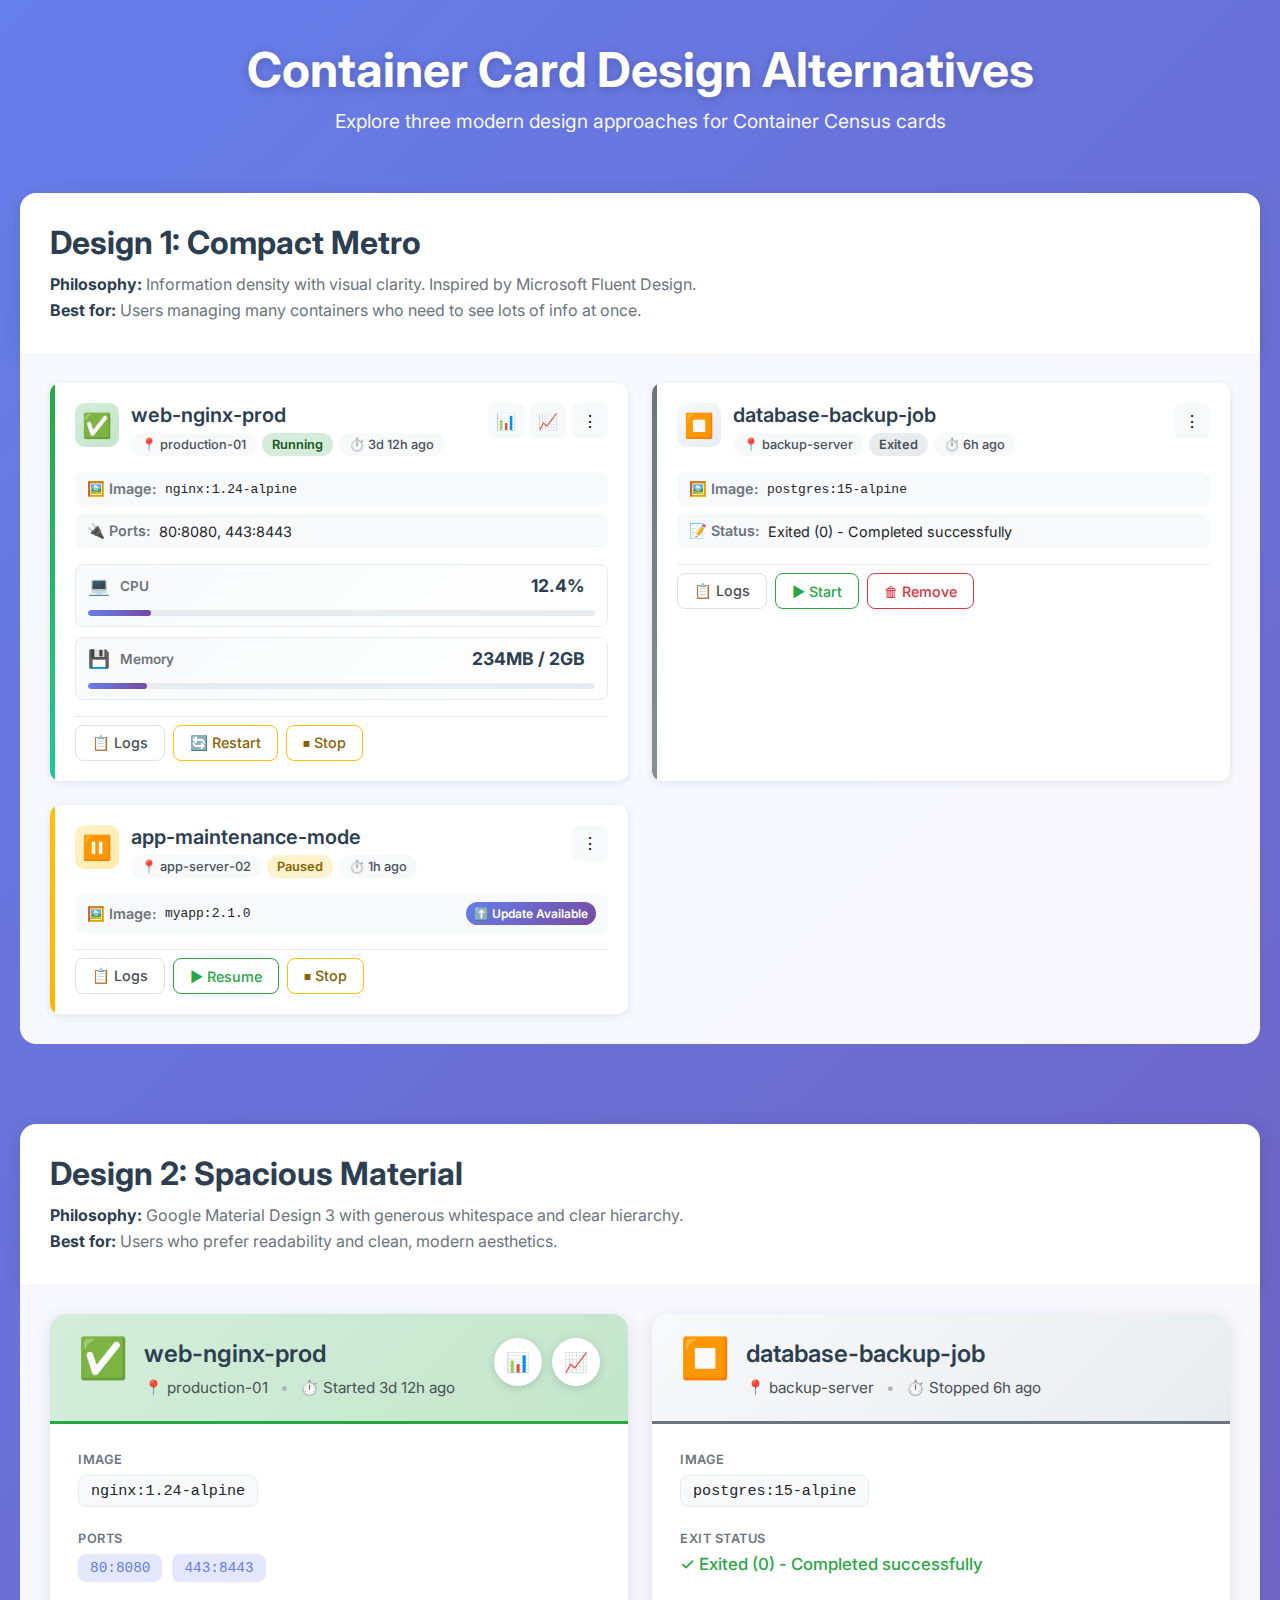
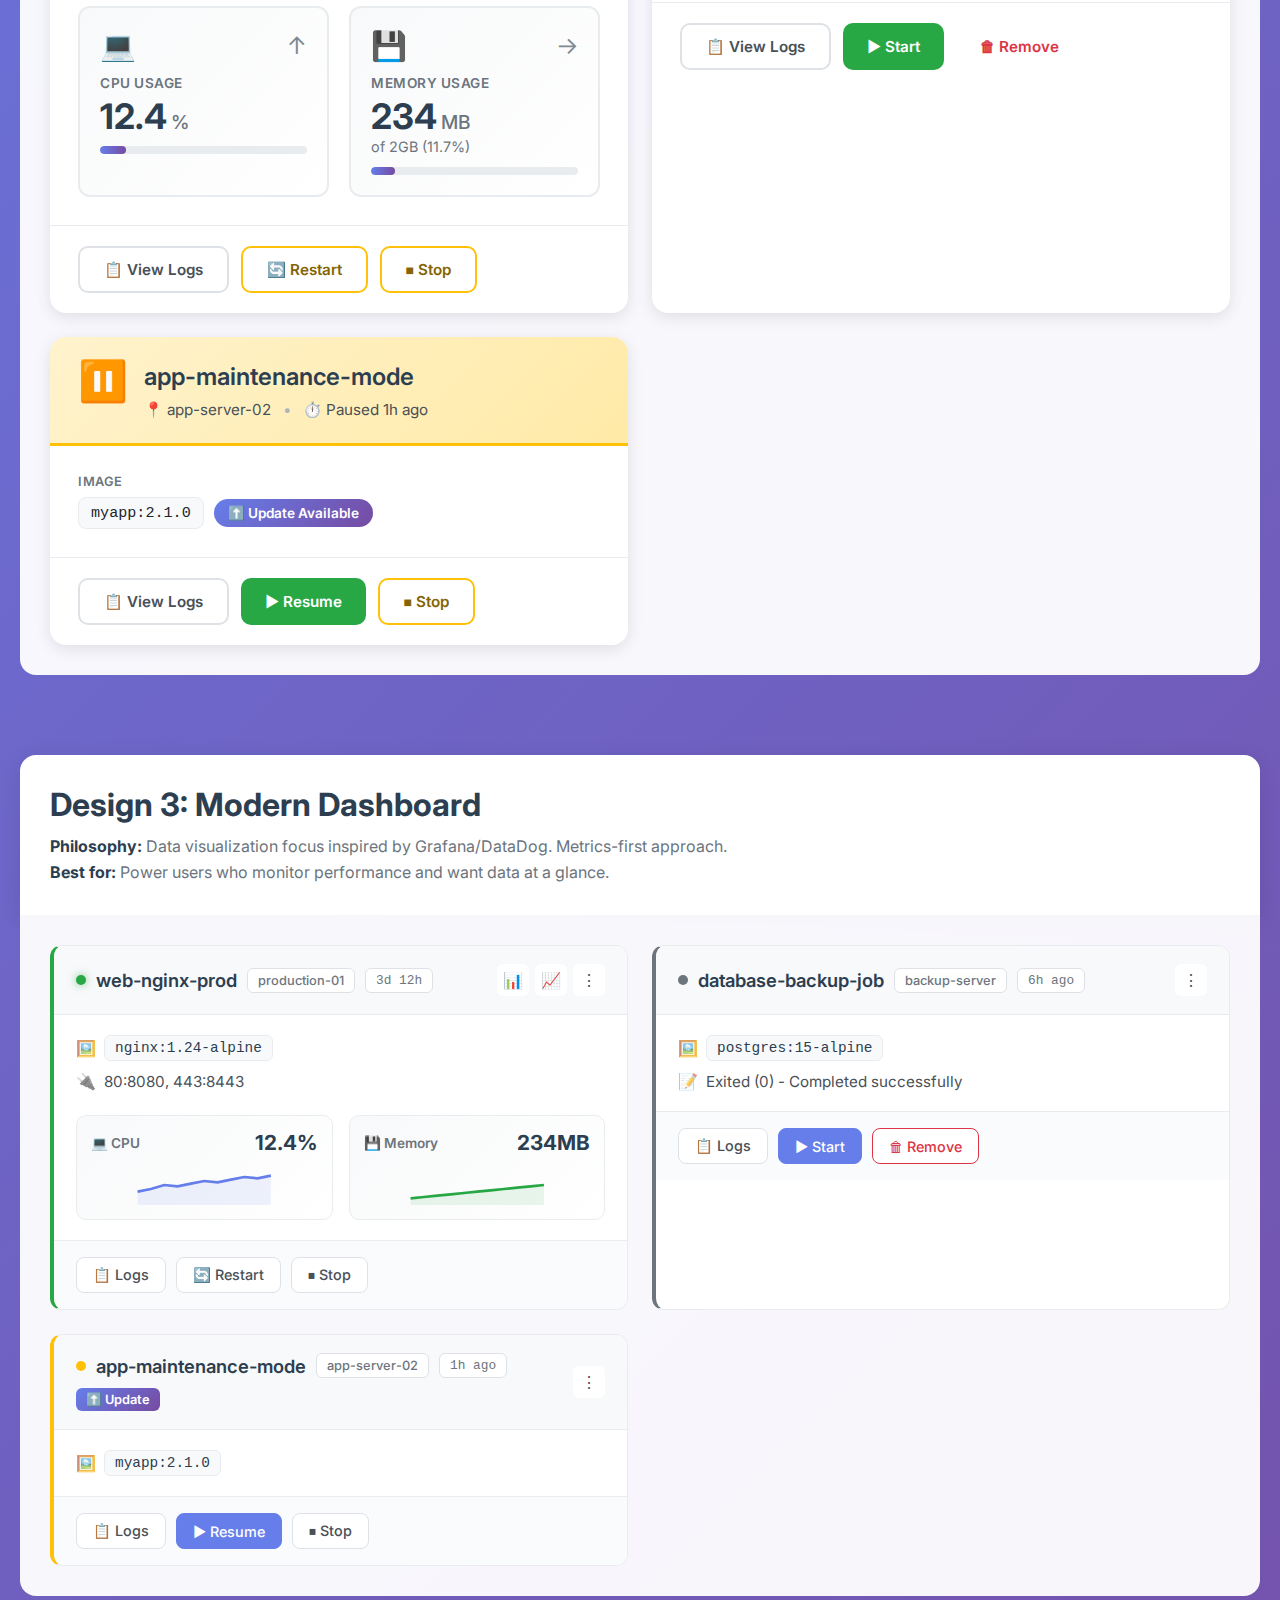
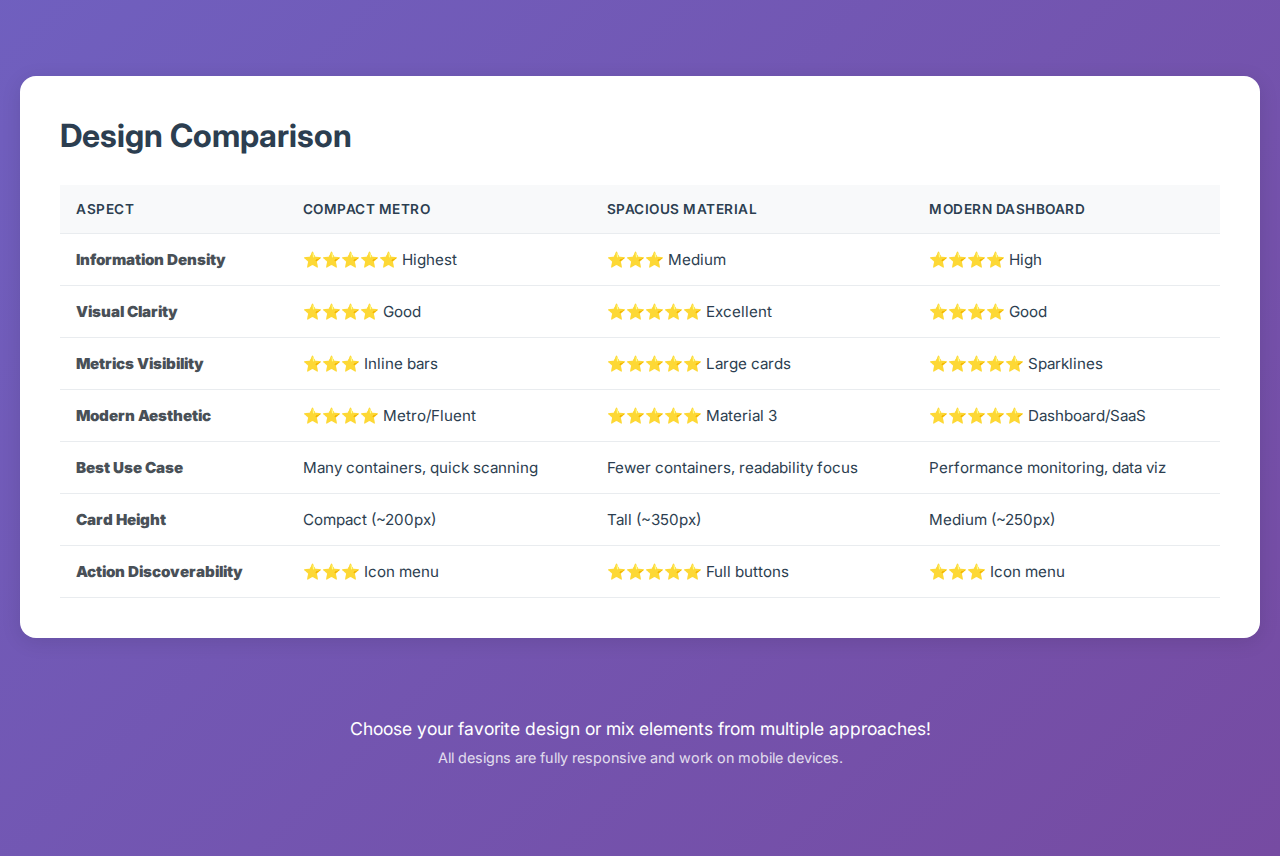
<file: web/card-designs.html>
<!DOCTYPE html>
<html lang="en">
<head>
    <meta charset="UTF-8">
    <meta name="viewport" content="width=device-width, initial-scale=1.0">
    <title>Container Card Design Alternatives - Container Census</title>
    <link href="https://fonts.googleapis.com/css2?family=Inter:wght@400;500;600;700&display=swap" rel="stylesheet">
    <link rel="stylesheet" href="card-designs.css">
</head>
<body>
    <div class="design-showcase">
        <header class="showcase-header">
            <h1>Container Card Design Alternatives</h1>
            <p>Explore three modern design approaches for Container Census cards</p>
        </header>

        <!-- DESIGN 1: COMPACT METRO -->
        <section class="design-section">
            <div class="design-header">
                <h2>Design 1: Compact Metro</h2>
                <p class="design-description">
                    <strong>Philosophy:</strong> Information density with visual clarity. Inspired by Microsoft Fluent Design.<br>
                    <strong>Best for:</strong> Users managing many containers who need to see lots of info at once.
                </p>
            </div>

            <div class="cards-container">
                <!-- Running Container -->
                <div class="card-metro running">
                    <div class="metro-status-bar"></div>
                    <div class="metro-content">
                        <div class="metro-header">
                            <div class="metro-title-section">
                                <div class="metro-icon">✅</div>
                                <div class="metro-title-info">
                                    <h3 class="metro-name">web-nginx-prod</h3>
                                    <div class="metro-chips">
                                        <span class="chip chip-host">📍 production-01</span>
                                        <span class="chip chip-state running">Running</span>
                                        <span class="chip chip-time">⏱️ 3d 12h ago</span>
                                    </div>
                                </div>
                            </div>
                            <div class="metro-actions">
                                <button class="btn-icon" title="View Stats">📊</button>
                                <button class="btn-icon" title="Timeline">📈</button>
                                <button class="btn-icon" title="More">⋮</button>
                            </div>
                        </div>

                        <div class="metro-details">
                            <div class="detail-inline">
                                <span class="detail-label">🖼️ Image:</span>
                                <code class="detail-value">nginx:1.24-alpine</code>
                            </div>
                            <div class="detail-inline">
                                <span class="detail-label">🔌 Ports:</span>
                                <span class="detail-value">80:8080, 443:8443</span>
                            </div>
                        </div>

                        <div class="metro-metrics">
                            <div class="metric-inline">
                                <span class="metric-icon">💻</span>
                                <span class="metric-label">CPU</span>
                                <span class="metric-value">12.4%</span>
                                <div class="metric-bar">
                                    <div class="metric-bar-fill" style="width: 12.4%"></div>
                                </div>
                            </div>
                            <div class="metric-inline">
                                <span class="metric-icon">💾</span>
                                <span class="metric-label">Memory</span>
                                <span class="metric-value">234MB / 2GB</span>
                                <div class="metric-bar">
                                    <div class="metric-bar-fill" style="width: 11.7%"></div>
                                </div>
                            </div>
                        </div>

                        <div class="metro-footer">
                            <button class="btn-metro btn-sm">📋 Logs</button>
                            <button class="btn-metro btn-sm warning">🔄 Restart</button>
                            <button class="btn-metro btn-sm warning">⏹ Stop</button>
                        </div>
                    </div>
                </div>

                <!-- Stopped Container -->
                <div class="card-metro exited">
                    <div class="metro-status-bar"></div>
                    <div class="metro-content">
                        <div class="metro-header">
                            <div class="metro-title-section">
                                <div class="metro-icon">⏹️</div>
                                <div class="metro-title-info">
                                    <h3 class="metro-name">database-backup-job</h3>
                                    <div class="metro-chips">
                                        <span class="chip chip-host">📍 backup-server</span>
                                        <span class="chip chip-state exited">Exited</span>
                                        <span class="chip chip-time">⏱️ 6h ago</span>
                                    </div>
                                </div>
                            </div>
                            <div class="metro-actions">
                                <button class="btn-icon" title="More">⋮</button>
                            </div>
                        </div>

                        <div class="metro-details">
                            <div class="detail-inline">
                                <span class="detail-label">🖼️ Image:</span>
                                <code class="detail-value">postgres:15-alpine</code>
                            </div>
                            <div class="detail-inline">
                                <span class="detail-label">📝 Status:</span>
                                <span class="detail-value">Exited (0) - Completed successfully</span>
                            </div>
                        </div>

                        <div class="metro-footer">
                            <button class="btn-metro btn-sm">📋 Logs</button>
                            <button class="btn-metro btn-sm success">▶ Start</button>
                            <button class="btn-metro btn-sm danger">🗑 Remove</button>
                        </div>
                    </div>
                </div>

                <!-- Paused Container -->
                <div class="card-metro paused">
                    <div class="metro-status-bar"></div>
                    <div class="metro-content">
                        <div class="metro-header">
                            <div class="metro-title-section">
                                <div class="metro-icon">⏸️</div>
                                <div class="metro-title-info">
                                    <h3 class="metro-name">app-maintenance-mode</h3>
                                    <div class="metro-chips">
                                        <span class="chip chip-host">📍 app-server-02</span>
                                        <span class="chip chip-state paused">Paused</span>
                                        <span class="chip chip-time">⏱️ 1h ago</span>
                                    </div>
                                </div>
                            </div>
                            <div class="metro-actions">
                                <button class="btn-icon" title="More">⋮</button>
                            </div>
                        </div>

                        <div class="metro-details">
                            <div class="detail-inline">
                                <span class="detail-label">🖼️ Image:</span>
                                <code class="detail-value">myapp:2.1.0</code>
                                <span class="badge-update">⬆️ Update Available</span>
                            </div>
                        </div>

                        <div class="metro-footer">
                            <button class="btn-metro btn-sm">📋 Logs</button>
                            <button class="btn-metro btn-sm success">▶ Resume</button>
                            <button class="btn-metro btn-sm warning">⏹ Stop</button>
                        </div>
                    </div>
                </div>
            </div>
        </section>

        <!-- DESIGN 2: SPACIOUS MATERIAL -->
        <section class="design-section">
            <div class="design-header">
                <h2>Design 2: Spacious Material</h2>
                <p class="design-description">
                    <strong>Philosophy:</strong> Google Material Design 3 with generous whitespace and clear hierarchy.<br>
                    <strong>Best for:</strong> Users who prefer readability and clean, modern aesthetics.
                </p>
            </div>

            <div class="cards-container">
                <!-- Running Container -->
                <div class="card-material">
                    <div class="material-header running">
                        <div class="material-header-content">
                            <div class="material-status-icon">✅</div>
                            <div class="material-title-section">
                                <h3 class="material-name">web-nginx-prod</h3>
                                <div class="material-meta">
                                    <span class="material-meta-item">📍 production-01</span>
                                    <span class="material-meta-separator">•</span>
                                    <span class="material-meta-item">⏱️ Started 3d 12h ago</span>
                                </div>
                            </div>
                        </div>
                        <div class="material-header-actions">
                            <button class="material-fab" title="View Stats">📊</button>
                            <button class="material-fab" title="Timeline">📈</button>
                        </div>
                    </div>

                    <div class="material-body">
                        <div class="material-section">
                            <div class="material-label">Image</div>
                            <div class="material-value">
                                <code>nginx:1.24-alpine</code>
                            </div>
                        </div>

                        <div class="material-section">
                            <div class="material-label">Ports</div>
                            <div class="material-value">
                                <span class="port-badge">80:8080</span>
                                <span class="port-badge">443:8443</span>
                            </div>
                        </div>

                        <div class="material-metrics-grid">
                            <div class="material-metric-card cpu">
                                <div class="metric-header-row">
                                    <span class="metric-icon-large">💻</span>
                                    <span class="metric-trend-indicator">↑</span>
                                </div>
                                <div class="metric-label-text">CPU Usage</div>
                                <div class="metric-value-large">12.4<span class="metric-unit">%</span></div>
                                <div class="metric-progress">
                                    <div class="metric-progress-fill" style="width: 12.4%"></div>
                                </div>
                            </div>

                            <div class="material-metric-card memory">
                                <div class="metric-header-row">
                                    <span class="metric-icon-large">💾</span>
                                    <span class="metric-trend-indicator">→</span>
                                </div>
                                <div class="metric-label-text">Memory Usage</div>
                                <div class="metric-value-large">234<span class="metric-unit">MB</span></div>
                                <div class="metric-secondary">of 2GB (11.7%)</div>
                                <div class="metric-progress">
                                    <div class="metric-progress-fill" style="width: 11.7%"></div>
                                </div>
                            </div>
                        </div>
                    </div>

                    <div class="material-footer">
                        <button class="material-btn outlined">📋 View Logs</button>
                        <button class="material-btn outlined warning">🔄 Restart</button>
                        <button class="material-btn outlined warning">⏹ Stop</button>
                    </div>
                </div>

                <!-- Stopped Container -->
                <div class="card-material">
                    <div class="material-header exited">
                        <div class="material-header-content">
                            <div class="material-status-icon">⏹️</div>
                            <div class="material-title-section">
                                <h3 class="material-name">database-backup-job</h3>
                                <div class="material-meta">
                                    <span class="material-meta-item">📍 backup-server</span>
                                    <span class="material-meta-separator">•</span>
                                    <span class="material-meta-item">⏱️ Stopped 6h ago</span>
                                </div>
                            </div>
                        </div>
                    </div>

                    <div class="material-body">
                        <div class="material-section">
                            <div class="material-label">Image</div>
                            <div class="material-value">
                                <code>postgres:15-alpine</code>
                            </div>
                        </div>

                        <div class="material-section">
                            <div class="material-label">Exit Status</div>
                            <div class="material-value">
                                <span class="status-success">✓ Exited (0) - Completed successfully</span>
                            </div>
                        </div>
                    </div>

                    <div class="material-footer">
                        <button class="material-btn outlined">📋 View Logs</button>
                        <button class="material-btn filled success">▶ Start</button>
                        <button class="material-btn text danger">🗑 Remove</button>
                    </div>
                </div>

                <!-- Paused Container -->
                <div class="card-material">
                    <div class="material-header paused">
                        <div class="material-header-content">
                            <div class="material-status-icon">⏸️</div>
                            <div class="material-title-section">
                                <h3 class="material-name">app-maintenance-mode</h3>
                                <div class="material-meta">
                                    <span class="material-meta-item">📍 app-server-02</span>
                                    <span class="material-meta-separator">•</span>
                                    <span class="material-meta-item">⏱️ Paused 1h ago</span>
                                </div>
                            </div>
                        </div>
                    </div>

                    <div class="material-body">
                        <div class="material-section">
                            <div class="material-label">Image</div>
                            <div class="material-value">
                                <code>myapp:2.1.0</code>
                                <span class="material-chip update">⬆️ Update Available</span>
                            </div>
                        </div>
                    </div>

                    <div class="material-footer">
                        <button class="material-btn outlined">📋 View Logs</button>
                        <button class="material-btn filled success">▶ Resume</button>
                        <button class="material-btn outlined warning">⏹ Stop</button>
                    </div>
                </div>
            </div>
        </section>

        <!-- DESIGN 3: MODERN DASHBOARD -->
        <section class="design-section">
            <div class="design-header">
                <h2>Design 3: Modern Dashboard</h2>
                <p class="design-description">
                    <strong>Philosophy:</strong> Data visualization focus inspired by Grafana/DataDog. Metrics-first approach.<br>
                    <strong>Best for:</strong> Power users who monitor performance and want data at a glance.
                </p>
            </div>

            <div class="cards-container">
                <!-- Running Container -->
                <div class="card-dashboard running">
                    <div class="dashboard-header">
                        <div class="dashboard-title-row">
                            <div class="dashboard-status-dot"></div>
                            <h3 class="dashboard-name">web-nginx-prod</h3>
                            <span class="dashboard-tag">production-01</span>
                            <span class="dashboard-tag time">3d 12h</span>
                        </div>
                        <div class="dashboard-actions-menu">
                            <button class="dashboard-icon-btn">📊</button>
                            <button class="dashboard-icon-btn">📈</button>
                            <button class="dashboard-icon-btn">⋮</button>
                        </div>
                    </div>

                    <div class="dashboard-body">
                        <div class="dashboard-info-row">
                            <div class="info-item">
                                <span class="info-icon">🖼️</span>
                                <code class="info-code">nginx:1.24-alpine</code>
                            </div>
                            <div class="info-item">
                                <span class="info-icon">🔌</span>
                                <span class="info-text">80:8080, 443:8443</span>
                            </div>
                        </div>

                        <div class="dashboard-metrics-row">
                            <div class="dashboard-metric">
                                <div class="metric-top">
                                    <span class="metric-label-small">💻 CPU</span>
                                    <span class="metric-value-small">12.4%</span>
                                </div>
                                <div class="metric-sparkline">
                                    <svg viewBox="0 0 100 30" class="sparkline">
                                        <polyline points="0,20 10,18 20,15 30,16 40,14 50,12 60,13 70,11 80,9 90,10 100,8" stroke="#667eea" stroke-width="2" fill="none"/>
                                        <polyline points="0,30 0,20 10,18 20,15 30,16 40,14 50,12 60,13 70,11 80,9 90,10 100,8 100,30" fill="rgba(102, 126, 234, 0.1)"/>
                                    </svg>
                                </div>
                            </div>

                            <div class="dashboard-metric">
                                <div class="metric-top">
                                    <span class="metric-label-small">💾 Memory</span>
                                    <span class="metric-value-small">234MB</span>
                                </div>
                                <div class="metric-sparkline">
                                    <svg viewBox="0 0 100 30" class="sparkline">
                                        <polyline points="0,25 10,24 20,23 30,22 40,21 50,20 60,19 70,18 80,17 90,16 100,15" stroke="#28a745" stroke-width="2" fill="none"/>
                                        <polyline points="0,30 0,25 10,24 20,23 30,22 40,21 50,20 60,19 70,18 80,17 90,16 100,15 100,30" fill="rgba(40, 167, 69, 0.1)"/>
                                    </svg>
                                </div>
                            </div>
                        </div>
                    </div>

                    <div class="dashboard-footer">
                        <button class="dashboard-btn">📋 Logs</button>
                        <button class="dashboard-btn">🔄 Restart</button>
                        <button class="dashboard-btn">⏹ Stop</button>
                    </div>
                </div>

                <!-- Stopped Container -->
                <div class="card-dashboard exited">
                    <div class="dashboard-header">
                        <div class="dashboard-title-row">
                            <div class="dashboard-status-dot"></div>
                            <h3 class="dashboard-name">database-backup-job</h3>
                            <span class="dashboard-tag">backup-server</span>
                            <span class="dashboard-tag time">6h ago</span>
                        </div>
                        <div class="dashboard-actions-menu">
                            <button class="dashboard-icon-btn">⋮</button>
                        </div>
                    </div>

                    <div class="dashboard-body">
                        <div class="dashboard-info-row">
                            <div class="info-item">
                                <span class="info-icon">🖼️</span>
                                <code class="info-code">postgres:15-alpine</code>
                            </div>
                            <div class="info-item">
                                <span class="info-icon">📝</span>
                                <span class="info-text">Exited (0) - Completed successfully</span>
                            </div>
                        </div>
                    </div>

                    <div class="dashboard-footer">
                        <button class="dashboard-btn">📋 Logs</button>
                        <button class="dashboard-btn primary">▶ Start</button>
                        <button class="dashboard-btn danger">🗑 Remove</button>
                    </div>
                </div>

                <!-- Paused Container with Update -->
                <div class="card-dashboard paused">
                    <div class="dashboard-header">
                        <div class="dashboard-title-row">
                            <div class="dashboard-status-dot"></div>
                            <h3 class="dashboard-name">app-maintenance-mode</h3>
                            <span class="dashboard-tag">app-server-02</span>
                            <span class="dashboard-tag time">1h ago</span>
                            <span class="dashboard-tag alert">⬆️ Update</span>
                        </div>
                        <div class="dashboard-actions-menu">
                            <button class="dashboard-icon-btn">⋮</button>
                        </div>
                    </div>

                    <div class="dashboard-body">
                        <div class="dashboard-info-row">
                            <div class="info-item">
                                <span class="info-icon">🖼️</span>
                                <code class="info-code">myapp:2.1.0</code>
                            </div>
                        </div>
                    </div>

                    <div class="dashboard-footer">
                        <button class="dashboard-btn">📋 Logs</button>
                        <button class="dashboard-btn primary">▶ Resume</button>
                        <button class="dashboard-btn">⏹ Stop</button>
                    </div>
                </div>
            </div>
        </section>

        <!-- Comparison Section -->
        <section class="comparison-section">
            <h2>Design Comparison</h2>
            <table class="comparison-table">
                <thead>
                    <tr>
                        <th>Aspect</th>
                        <th>Compact Metro</th>
                        <th>Spacious Material</th>
                        <th>Modern Dashboard</th>
                    </tr>
                </thead>
                <tbody>
                    <tr>
                        <td><strong>Information Density</strong></td>
                        <td>⭐⭐⭐⭐⭐ Highest</td>
                        <td>⭐⭐⭐ Medium</td>
                        <td>⭐⭐⭐⭐ High</td>
                    </tr>
                    <tr>
                        <td><strong>Visual Clarity</strong></td>
                        <td>⭐⭐⭐⭐ Good</td>
                        <td>⭐⭐⭐⭐⭐ Excellent</td>
                        <td>⭐⭐⭐⭐ Good</td>
                    </tr>
                    <tr>
                        <td><strong>Metrics Visibility</strong></td>
                        <td>⭐⭐⭐ Inline bars</td>
                        <td>⭐⭐⭐⭐⭐ Large cards</td>
                        <td>⭐⭐⭐⭐⭐ Sparklines</td>
                    </tr>
                    <tr>
                        <td><strong>Modern Aesthetic</strong></td>
                        <td>⭐⭐⭐⭐ Metro/Fluent</td>
                        <td>⭐⭐⭐⭐⭐ Material 3</td>
                        <td>⭐⭐⭐⭐⭐ Dashboard/SaaS</td>
                    </tr>
                    <tr>
                        <td><strong>Best Use Case</strong></td>
                        <td>Many containers, quick scanning</td>
                        <td>Fewer containers, readability focus</td>
                        <td>Performance monitoring, data viz</td>
                    </tr>
                    <tr>
                        <td><strong>Card Height</strong></td>
                        <td>Compact (~200px)</td>
                        <td>Tall (~350px)</td>
                        <td>Medium (~250px)</td>
                    </tr>
                    <tr>
                        <td><strong>Action Discoverability</strong></td>
                        <td>⭐⭐⭐ Icon menu</td>
                        <td>⭐⭐⭐⭐⭐ Full buttons</td>
                        <td>⭐⭐⭐ Icon menu</td>
                    </tr>
                </tbody>
            </table>
        </section>

        <footer class="showcase-footer">
            <p>Choose your favorite design or mix elements from multiple approaches!</p>
            <p class="note">All designs are fully responsive and work on mobile devices.</p>
        </footer>
    </div>
</body>
</html>
</file>
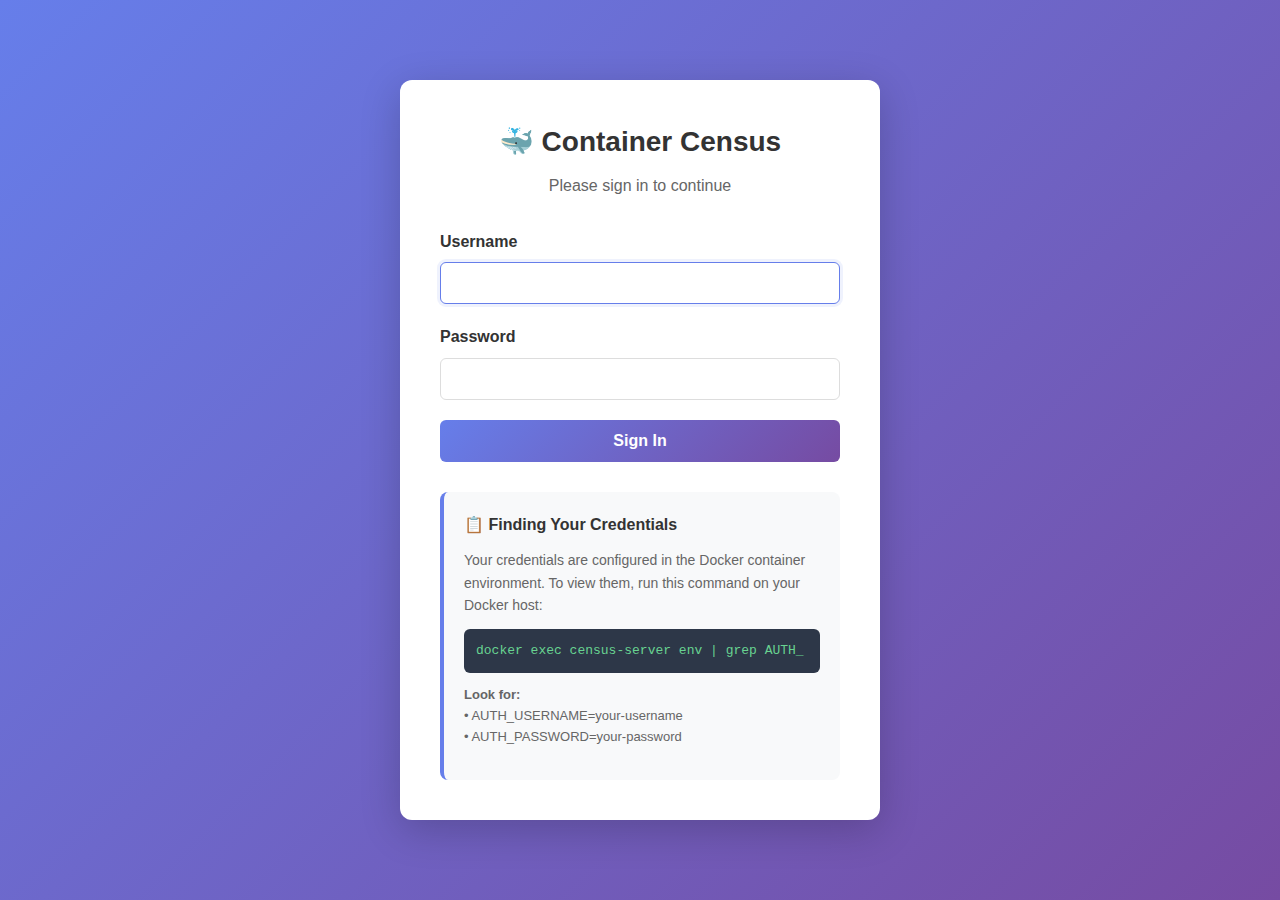
<file: web/login.html>
<!DOCTYPE html>
<html lang="en">
<head>
    <meta charset="UTF-8">
    <meta name="viewport" content="width=device-width, initial-scale=1.0">
    <title>Login - Container Census</title>
    <link rel="stylesheet" href="styles.css">
    <style>
        body {
            margin: 0;
            padding: 0;
            font-family: -apple-system, BlinkMacSystemFont, 'Segoe UI', Roboto, 'Helvetica Neue', Arial, sans-serif;
        }

        .login-container {
            display: flex;
            justify-content: center;
            align-items: center;
            min-height: 100vh;
            background: linear-gradient(135deg, #667eea 0%, #764ba2 100%);
            padding: 20px;
        }

        .login-card {
            background: white;
            padding: 40px;
            border-radius: 12px;
            box-shadow: 0 10px 40px rgba(0,0,0,0.2);
            width: 100%;
            max-width: 480px;
        }

        .login-header {
            text-align: center;
            margin-bottom: 30px;
        }

        .login-header h1 {
            font-size: 28px;
            margin-bottom: 8px;
            color: #333;
        }

        .login-header p {
            color: #666;
            margin: 0;
        }

        .error-message {
            background: #fee;
            color: #c33;
            padding: 12px;
            border-radius: 6px;
            margin-bottom: 20px;
            display: none;
            border: 1px solid #fcc;
        }

        .form-group {
            margin-bottom: 20px;
        }

        .form-group label {
            display: block;
            margin-bottom: 8px;
            font-weight: 600;
            color: #333;
        }

        .form-group input {
            width: 100%;
            padding: 12px;
            border: 1px solid #ddd;
            border-radius: 6px;
            font-size: 14px;
            box-sizing: border-box;
            transition: border-color 0.2s;
        }

        .form-group input:focus {
            outline: none;
            border-color: #667eea;
            box-shadow: 0 0 0 3px rgba(102, 126, 234, 0.1);
        }

        .btn-login {
            width: 100%;
            padding: 12px;
            background: linear-gradient(135deg, #667eea 0%, #764ba2 100%);
            color: white;
            border: none;
            border-radius: 6px;
            font-size: 16px;
            font-weight: 600;
            cursor: pointer;
            transition: opacity 0.2s;
        }

        .btn-login:hover {
            opacity: 0.9;
        }

        .btn-login:disabled {
            opacity: 0.6;
            cursor: not-allowed;
        }

        .instructions {
            margin-top: 30px;
            padding: 20px;
            background: #f8f9fa;
            border-radius: 8px;
            border-left: 4px solid #667eea;
        }

        .instructions h3 {
            margin: 0 0 12px 0;
            font-size: 16px;
            color: #333;
        }

        .instructions p {
            margin: 0 0 12px 0;
            color: #666;
            font-size: 14px;
            line-height: 1.6;
        }

        .instructions code {
            display: block;
            background: #2d3748;
            color: #68d391;
            padding: 12px;
            border-radius: 6px;
            font-family: 'Courier New', monospace;
            font-size: 13px;
            overflow-x: auto;
            margin-top: 8px;
        }

        .instructions .note {
            margin-top: 12px;
            font-size: 13px;
            color: #666;
        }
    </style>
</head>
<body>
    <div class="login-container">
        <div class="login-card">
            <div class="login-header">
                <h1>🐳 Container Census</h1>
                <p>Please sign in to continue</p>
            </div>

            <div id="errorMessage" class="error-message"></div>

            <form id="loginForm">
                <div class="form-group">
                    <label for="username">Username</label>
                    <input type="text" id="username" name="username" required autofocus autocomplete="username">
                </div>

                <div class="form-group">
                    <label for="password">Password</label>
                    <input type="password" id="password" name="password" required autocomplete="current-password">
                </div>

                <button type="submit" class="btn-login" id="loginBtn">Sign In</button>
            </form>

            <div class="instructions">
                <h3>📋 Finding Your Credentials</h3>
                <p>Your credentials are configured in the Docker container environment. To view them, run this command on your Docker host:</p>
                <code>docker exec census-server env | grep AUTH_</code>
                <p class="note">
                    <strong>Look for:</strong><br>
                    • AUTH_USERNAME=your-username<br>
                    • AUTH_PASSWORD=your-password
                </p>
            </div>
        </div>
    </div>

    <script src="login.js"></script>
</body>
</html>
</file>
<file: web/card-designs.css>
/* ============================================
   GLOBAL STYLES & LAYOUT
   ============================================ */

* {
    margin: 0;
    padding: 0;
    box-sizing: border-box;
}

body {
    font-family: 'Inter', -apple-system, BlinkMacSystemFont, 'Segoe UI', sans-serif;
    background: linear-gradient(135deg, #667eea 0%, #764ba2 100%);
    min-height: 100vh;
    padding: 40px 20px;
    color: #2c3e50;
}

.design-showcase {
    max-width: 1400px;
    margin: 0 auto;
}

.showcase-header {
    text-align: center;
    color: white;
    margin-bottom: 60px;
}

.showcase-header h1 {
    font-size: 3rem;
    font-weight: 700;
    margin-bottom: 10px;
    text-shadow: 0 2px 10px rgba(0,0,0,0.2);
}

.showcase-header p {
    font-size: 1.2rem;
    opacity: 0.95;
}

.design-section {
    margin-bottom: 80px;
}

.design-header {
    background: white;
    padding: 30px;
    border-radius: 16px 16px 0 0;
    box-shadow: 0 4px 20px rgba(0,0,0,0.1);
}

.design-header h2 {
    font-size: 2rem;
    color: #2c3e50;
    margin-bottom: 10px;
}

.design-description {
    color: #6c757d;
    line-height: 1.6;
    margin: 0;
}

.design-description strong {
    color: #2c3e50;
}

.cards-container {
    background: rgba(255, 255, 255, 0.95);
    padding: 30px;
    border-radius: 0 0 16px 16px;
    display: grid;
    grid-template-columns: repeat(auto-fit, minmax(450px, 1fr));
    gap: 24px;
}

/* Common utilities */
code {
    font-family: 'SF Mono', Monaco, 'Courier New', monospace;
    font-size: 0.9em;
}


/* ============================================
   DESIGN 1: COMPACT METRO
   ============================================ */

.card-metro {
    display: flex;
    background: white;
    border-radius: 10px;
    overflow: hidden;
    box-shadow: 0 2px 8px rgba(0,0,0,0.08);
    transition: all 0.25s cubic-bezier(0.4, 0, 0.2, 1);
}

.card-metro:hover {
    box-shadow: 0 8px 24px rgba(102, 126, 234, 0.2);
    transform: translateY(-2px);
}

.metro-status-bar {
    width: 5px;
    min-height: 100%;
    transition: width 0.25s ease;
}

.card-metro:hover .metro-status-bar {
    width: 8px;
}

.card-metro.running .metro-status-bar {
    background: linear-gradient(180deg, #28a745 0%, #20c997 100%);
}

.card-metro.exited .metro-status-bar {
    background: linear-gradient(180deg, #6c757d 0%, #868e96 100%);
}

.card-metro.paused .metro-status-bar {
    background: linear-gradient(180deg, #ffc107 0%, #ffb700 100%);
}

.metro-content {
    flex: 1;
    padding: 20px;
    display: flex;
    flex-direction: column;
    gap: 16px;
}

.metro-header {
    display: flex;
    justify-content: space-between;
    align-items: flex-start;
    gap: 15px;
}

.metro-title-section {
    display: flex;
    gap: 12px;
    align-items: flex-start;
    flex: 1;
}

.metro-icon {
    width: 44px;
    height: 44px;
    border-radius: 10px;
    display: flex;
    align-items: center;
    justify-content: center;
    font-size: 1.5rem;
    flex-shrink: 0;
}

.card-metro.running .metro-icon {
    background: linear-gradient(135deg, #d4edda 0%, #c3e6cb 100%);
}

.card-metro.exited .metro-icon {
    background: linear-gradient(135deg, #f8f9fa 0%, #e9ecef 100%);
}

.card-metro.paused .metro-icon {
    background: linear-gradient(135deg, #fff3cd 0%, #ffeaa7 100%);
}

.metro-title-info {
    flex: 1;
    min-width: 0;
}

.metro-name {
    font-size: 1.25rem;
    font-weight: 600;
    color: #2c3e50;
    margin-bottom: 6px;
    overflow: hidden;
    text-overflow: ellipsis;
    white-space: nowrap;
}

.metro-chips {
    display: flex;
    flex-wrap: wrap;
    gap: 6px;
}

.chip {
    display: inline-flex;
    align-items: center;
    padding: 4px 10px;
    border-radius: 12px;
    font-size: 0.8rem;
    font-weight: 500;
    background: #f8f9fa;
    color: #495057;
    white-space: nowrap;
}

.chip-state {
    font-weight: 600;
}

.chip-state.running {
    background: #d4edda;
    color: #155724;
}

.chip-state.exited {
    background: #e9ecef;
    color: #495057;
}

.chip-state.paused {
    background: #fff3cd;
    color: #856404;
}

.metro-actions {
    display: flex;
    gap: 6px;
}

.btn-icon {
    width: 36px;
    height: 36px;
    border-radius: 8px;
    border: none;
    background: #f8f9fa;
    cursor: pointer;
    display: flex;
    align-items: center;
    justify-content: center;
    font-size: 1rem;
    transition: all 0.2s ease;
}

.btn-icon:hover {
    background: #667eea;
    transform: scale(1.05);
}

.metro-details {
    display: flex;
    flex-direction: column;
    gap: 8px;
}

.detail-inline {
    display: flex;
    align-items: center;
    gap: 8px;
    padding: 8px 12px;
    background: #f8f9fa;
    border-radius: 8px;
    font-size: 0.9rem;
}

.detail-label {
    font-weight: 600;
    color: #6c757d;
    white-space: nowrap;
}

.detail-value {
    color: #212529;
    flex: 1;
}

.detail-value code {
    background: white;
    padding: 3px 8px;
    border-radius: 4px;
    border: 1px solid #dee2e6;
}

.badge-update {
    display: inline-flex;
    align-items: center;
    padding: 4px 8px;
    background: linear-gradient(135deg, #667eea 0%, #764ba2 100%);
    color: white;
    border-radius: 12px;
    font-size: 0.75rem;
    font-weight: 600;
    margin-left: 8px;
    animation: pulse 2s ease-in-out infinite;
}

@keyframes pulse {
    0%, 100% { opacity: 1; }
    50% { opacity: 0.7; }
}

.metro-metrics {
    display: flex;
    flex-direction: column;
    gap: 10px;
}

.metric-inline {
    display: grid;
    grid-template-columns: auto auto 1fr auto;
    align-items: center;
    gap: 10px;
    padding: 10px 12px;
    background: linear-gradient(135deg, #f8f9fa 0%, #ffffff 100%);
    border-radius: 8px;
    border: 1px solid #e9ecef;
}

.metric-icon {
    font-size: 1.1rem;
}

.metric-label {
    font-size: 0.85rem;
    font-weight: 600;
    color: #6c757d;
    white-space: nowrap;
}

.metric-value {
    font-size: 1.1rem;
    font-weight: 700;
    color: #2c3e50;
    text-align: right;
}

.metric-bar {
    width: 100%;
    height: 6px;
    background: #e9ecef;
    border-radius: 3px;
    overflow: hidden;
    grid-column: 1 / -1;
    margin-top: 4px;
}

.metric-bar-fill {
    height: 100%;
    background: linear-gradient(90deg, #667eea 0%, #764ba2 100%);
    border-radius: 3px;
    transition: width 0.3s ease;
}

.metro-footer {
    display: flex;
    flex-wrap: wrap;
    gap: 8px;
    padding-top: 8px;
    border-top: 1px solid #e9ecef;
}

.btn-metro {
    padding: 8px 16px;
    border-radius: 8px;
    border: 1px solid #dee2e6;
    background: white;
    color: #495057;
    font-size: 0.9rem;
    font-weight: 500;
    cursor: pointer;
    transition: all 0.2s ease;
    font-family: 'Inter', sans-serif;
}

.btn-metro:hover {
    border-color: #667eea;
    background: #f8f9ff;
    transform: translateY(-1px);
}

.btn-metro.success {
    border-color: #28a745;
    color: #28a745;
}

.btn-metro.success:hover {
    background: #d4edda;
}

.btn-metro.warning {
    border-color: #ffc107;
    color: #856404;
}

.btn-metro.warning:hover {
    background: #fff3cd;
}

.btn-metro.danger {
    border-color: #dc3545;
    color: #dc3545;
}

.btn-metro.danger:hover {
    background: #f8d7da;
}


/* ============================================
   DESIGN 2: SPACIOUS MATERIAL
   ============================================ */

.card-material {
    background: white;
    border-radius: 16px;
    overflow: hidden;
    box-shadow: 0 4px 16px rgba(0,0,0,0.1);
    transition: all 0.3s cubic-bezier(0.4, 0, 0.2, 1);
}

.card-material:hover {
    box-shadow: 0 12px 32px rgba(0,0,0,0.15);
    transform: translateY(-4px);
}

.material-header {
    padding: 24px 28px;
    display: flex;
    justify-content: space-between;
    align-items: flex-start;
    gap: 20px;
}

.material-header.running {
    background: linear-gradient(135deg, #d4edda 0%, #c3e6cb 100%);
    border-bottom: 3px solid #28a745;
}

.material-header.exited {
    background: linear-gradient(135deg, #f8f9fa 0%, #e9ecef 100%);
    border-bottom: 3px solid #6c757d;
}

.material-header.paused {
    background: linear-gradient(135deg, #fff3cd 0%, #ffeaa7 100%);
    border-bottom: 3px solid #ffc107;
}

.material-header-content {
    display: flex;
    gap: 16px;
    align-items: flex-start;
    flex: 1;
}

.material-status-icon {
    font-size: 2.5rem;
    line-height: 1;
}

.material-title-section {
    flex: 1;
}

.material-name {
    font-size: 1.5rem;
    font-weight: 600;
    color: #2c3e50;
    margin-bottom: 8px;
    line-height: 1.3;
}

.material-meta {
    display: flex;
    flex-wrap: wrap;
    align-items: center;
    gap: 8px;
    font-size: 0.95rem;
    color: #495057;
}

.material-meta-item {
    display: flex;
    align-items: center;
}

.material-meta-separator {
    color: #adb5bd;
    margin: 0 4px;
}

.material-header-actions {
    display: flex;
    gap: 10px;
}

.material-fab {
    width: 48px;
    height: 48px;
    border-radius: 50%;
    border: none;
    background: white;
    box-shadow: 0 2px 8px rgba(0,0,0,0.15);
    cursor: pointer;
    font-size: 1.2rem;
    display: flex;
    align-items: center;
    justify-content: center;
    transition: all 0.2s ease;
}

.material-fab:hover {
    transform: scale(1.1);
    box-shadow: 0 4px 12px rgba(102, 126, 234, 0.3);
}

.material-body {
    padding: 28px;
    display: flex;
    flex-direction: column;
    gap: 24px;
}

.material-section {
    display: flex;
    flex-direction: column;
    gap: 8px;
}

.material-label {
    font-size: 0.8rem;
    font-weight: 600;
    text-transform: uppercase;
    letter-spacing: 0.5px;
    color: #6c757d;
}

.material-value {
    font-size: 1.05rem;
    color: #212529;
    display: flex;
    align-items: center;
    gap: 10px;
    flex-wrap: wrap;
}

.material-value code {
    background: #f8f9fa;
    padding: 6px 12px;
    border-radius: 8px;
    border: 1px solid #e9ecef;
}

.port-badge {
    display: inline-flex;
    padding: 6px 12px;
    background: #e3e8ff;
    color: #667eea;
    border-radius: 8px;
    font-size: 0.9rem;
    font-weight: 500;
    font-family: 'SF Mono', monospace;
}

.material-chip {
    display: inline-flex;
    align-items: center;
    padding: 6px 14px;
    border-radius: 16px;
    font-size: 0.85rem;
    font-weight: 600;
}

.material-chip.update {
    background: linear-gradient(135deg, #667eea 0%, #764ba2 100%);
    color: white;
    animation: pulse 2s ease-in-out infinite;
}

.status-success {
    color: #28a745;
    font-weight: 500;
}

.material-metrics-grid {
    display: grid;
    grid-template-columns: repeat(auto-fit, minmax(200px, 1fr));
    gap: 20px;
}

.material-metric-card {
    padding: 20px;
    border-radius: 12px;
    border: 2px solid #e9ecef;
    background: linear-gradient(135deg, #f8f9fa 0%, #ffffff 100%);
    transition: all 0.2s ease;
}

.material-metric-card:hover {
    border-color: #667eea;
    transform: translateY(-2px);
    box-shadow: 0 4px 12px rgba(102, 126, 234, 0.1);
}

.metric-header-row {
    display: flex;
    justify-content: space-between;
    align-items: center;
    margin-bottom: 12px;
}

.metric-icon-large {
    font-size: 1.8rem;
}

.metric-trend-indicator {
    font-size: 1.5rem;
    opacity: 0.6;
}

.metric-label-text {
    font-size: 0.85rem;
    font-weight: 600;
    color: #6c757d;
    text-transform: uppercase;
    letter-spacing: 0.5px;
    margin-bottom: 8px;
}

.metric-value-large {
    font-size: 2.2rem;
    font-weight: 700;
    color: #2c3e50;
    line-height: 1;
}

.metric-unit {
    font-size: 1.2rem;
    font-weight: 500;
    color: #6c757d;
    margin-left: 4px;
}

.metric-secondary {
    font-size: 0.9rem;
    color: #6c757d;
    margin-top: 4px;
    margin-bottom: 12px;
}

.metric-progress {
    height: 8px;
    background: #e9ecef;
    border-radius: 4px;
    overflow: hidden;
    margin-top: 12px;
}

.metric-progress-fill {
    height: 100%;
    background: linear-gradient(90deg, #667eea 0%, #764ba2 100%);
    border-radius: 4px;
    transition: width 0.3s ease;
}

.material-footer {
    padding: 20px 28px;
    border-top: 1px solid #e9ecef;
    display: flex;
    flex-wrap: wrap;
    gap: 12px;
}

.material-btn {
    padding: 12px 24px;
    border-radius: 10px;
    font-size: 0.95rem;
    font-weight: 600;
    cursor: pointer;
    transition: all 0.2s ease;
    border: none;
    font-family: 'Inter', sans-serif;
}

.material-btn.outlined {
    background: transparent;
    border: 2px solid #dee2e6;
    color: #495057;
}

.material-btn.outlined:hover {
    border-color: #667eea;
    color: #667eea;
    background: rgba(102, 126, 234, 0.05);
}

.material-btn.filled {
    border: none;
}

.material-btn.filled.success {
    background: #28a745;
    color: white;
}

.material-btn.filled.success:hover {
    background: #218838;
    box-shadow: 0 4px 12px rgba(40, 167, 69, 0.3);
}

.material-btn.text {
    background: transparent;
    border: none;
}

.material-btn.outlined.warning {
    border-color: #ffc107;
    color: #856404;
}

.material-btn.outlined.warning:hover {
    background: #fff3cd;
}

.material-btn.text.danger {
    color: #dc3545;
}

.material-btn.text.danger:hover {
    background: #f8d7da;
}


/* ============================================
   DESIGN 3: MODERN DASHBOARD
   ============================================ */

.card-dashboard {
    background: #ffffff;
    border-radius: 12px;
    border: 1px solid #e9ecef;
    overflow: hidden;
    transition: all 0.25s ease;
}

.card-dashboard:hover {
    border-color: #667eea;
    box-shadow: 0 8px 24px rgba(0,0,0,0.1);
}

.card-dashboard.running {
    border-left: 4px solid #28a745;
}

.card-dashboard.exited {
    border-left: 4px solid #6c757d;
}

.card-dashboard.paused {
    border-left: 4px solid #ffc107;
}

.dashboard-header {
    padding: 18px 22px;
    background: #f8f9fa;
    border-bottom: 1px solid #e9ecef;
    display: flex;
    justify-content: space-between;
    align-items: center;
    gap: 15px;
}

.dashboard-title-row {
    display: flex;
    align-items: center;
    gap: 10px;
    flex: 1;
    flex-wrap: wrap;
}

.dashboard-status-dot {
    width: 10px;
    height: 10px;
    border-radius: 50%;
    flex-shrink: 0;
}

.card-dashboard.running .dashboard-status-dot {
    background: #28a745;
    box-shadow: 0 0 8px rgba(40, 167, 69, 0.6);
    animation: blink 2s ease-in-out infinite;
}

.card-dashboard.exited .dashboard-status-dot {
    background: #6c757d;
}

.card-dashboard.paused .dashboard-status-dot {
    background: #ffc107;
}

@keyframes blink {
    0%, 100% { opacity: 1; }
    50% { opacity: 0.4; }
}

.dashboard-name {
    font-size: 1.15rem;
    font-weight: 600;
    color: #2c3e50;
    margin: 0;
}

.dashboard-tag {
    display: inline-flex;
    padding: 4px 10px;
    background: white;
    border: 1px solid #dee2e6;
    border-radius: 6px;
    font-size: 0.8rem;
    color: #6c757d;
    font-weight: 500;
}

.dashboard-tag.time {
    font-family: 'SF Mono', monospace;
}

.dashboard-tag.alert {
    background: linear-gradient(135deg, #667eea 0%, #764ba2 100%);
    color: white;
    border: none;
    font-weight: 600;
    animation: pulse 2s ease-in-out infinite;
}

.dashboard-actions-menu {
    display: flex;
    gap: 6px;
}

.dashboard-icon-btn {
    width: 32px;
    height: 32px;
    border-radius: 6px;
    border: none;
    background: white;
    color: #495057;
    cursor: pointer;
    font-size: 1rem;
    display: flex;
    align-items: center;
    justify-content: center;
    transition: all 0.2s ease;
}

.dashboard-icon-btn:hover {
    background: #667eea;
    color: white;
}

.dashboard-body {
    padding: 20px 22px;
    display: flex;
    flex-direction: column;
    gap: 16px;
}

.dashboard-info-row {
    display: flex;
    flex-direction: column;
    gap: 10px;
}

.info-item {
    display: flex;
    align-items: center;
    gap: 8px;
    font-size: 0.95rem;
}

.info-icon {
    font-size: 1rem;
    opacity: 0.7;
}

.info-code {
    background: #f8f9fa;
    padding: 4px 10px;
    border-radius: 6px;
    border: 1px solid #e9ecef;
    font-size: 0.9rem;
}

.info-text {
    color: #495057;
}

.dashboard-metrics-row {
    display: grid;
    grid-template-columns: repeat(auto-fit, minmax(180px, 1fr));
    gap: 16px;
    margin-top: 8px;
}

.dashboard-metric {
    padding: 14px;
    background: linear-gradient(135deg, #f8f9fa 0%, #ffffff 100%);
    border: 1px solid #e9ecef;
    border-radius: 10px;
    transition: all 0.2s ease;
}

.dashboard-metric:hover {
    border-color: #667eea;
    box-shadow: 0 2px 8px rgba(102, 126, 234, 0.1);
}

.metric-top {
    display: flex;
    justify-content: space-between;
    align-items: center;
    margin-bottom: 10px;
}

.metric-label-small {
    font-size: 0.85rem;
    font-weight: 600;
    color: #6c757d;
}

.metric-value-small {
    font-size: 1.3rem;
    font-weight: 700;
    color: #2c3e50;
}

.metric-sparkline {
    height: 40px;
    width: 100%;
}

.sparkline {
    width: 100%;
    height: 100%;
}

.dashboard-footer {
    padding: 16px 22px;
    border-top: 1px solid #e9ecef;
    background: #fafbfc;
    display: flex;
    flex-wrap: wrap;
    gap: 10px;
}

.dashboard-btn {
    padding: 8px 16px;
    border-radius: 8px;
    border: 1px solid #dee2e6;
    background: white;
    color: #495057;
    font-size: 0.9rem;
    font-weight: 500;
    cursor: pointer;
    transition: all 0.2s ease;
    font-family: 'Inter', sans-serif;
}

.dashboard-btn:hover {
    border-color: #667eea;
    background: #f8f9ff;
    color: #667eea;
}

.dashboard-btn.primary {
    background: #667eea;
    border-color: #667eea;
    color: white;
}

.dashboard-btn.primary:hover {
    background: #5568d3;
    box-shadow: 0 2px 8px rgba(102, 126, 234, 0.3);
}

.dashboard-btn.danger {
    border-color: #dc3545;
    color: #dc3545;
}

.dashboard-btn.danger:hover {
    background: #f8d7da;
}


/* ============================================
   COMPARISON SECTION
   ============================================ */

.comparison-section {
    background: white;
    padding: 40px;
    border-radius: 16px;
    box-shadow: 0 4px 20px rgba(0,0,0,0.1);
    margin-bottom: 40px;
}

.comparison-section h2 {
    font-size: 2rem;
    margin-bottom: 30px;
    color: #2c3e50;
}

.comparison-table {
    width: 100%;
    border-collapse: collapse;
    font-size: 0.95rem;
}

.comparison-table th,
.comparison-table td {
    padding: 16px;
    text-align: left;
    border-bottom: 1px solid #e9ecef;
}

.comparison-table thead th {
    background: #f8f9fa;
    font-weight: 600;
    color: #2c3e50;
    text-transform: uppercase;
    font-size: 0.85rem;
    letter-spacing: 0.5px;
}

.comparison-table tbody tr:hover {
    background: #f8f9fa;
}

.comparison-table td:first-child {
    font-weight: 600;
    color: #495057;
}


/* ============================================
   FOOTER
   ============================================ */

.showcase-footer {
    text-align: center;
    color: white;
    padding: 40px 20px;
}

.showcase-footer p {
    font-size: 1.1rem;
    margin-bottom: 10px;
}

.showcase-footer .note {
    font-size: 0.9rem;
    opacity: 0.8;
}


/* ============================================
   RESPONSIVE DESIGN
   ============================================ */

@media (max-width: 1200px) {
    .cards-container {
        grid-template-columns: repeat(auto-fit, minmax(380px, 1fr));
    }
}

@media (max-width: 768px) {
    body {
        padding: 20px 10px;
    }

    .showcase-header h1 {
        font-size: 2rem;
    }

    .showcase-header p {
        font-size: 1rem;
    }

    .design-header {
        padding: 20px;
    }

    .design-header h2 {
        font-size: 1.5rem;
    }

    .cards-container {
        padding: 20px;
        grid-template-columns: 1fr;
    }

    /* Metro responsive */
    .metro-content {
        padding: 16px;
    }

    .metro-header {
        flex-direction: column;
        align-items: stretch;
    }

    .metro-actions {
        justify-content: flex-start;
    }

    .metro-chips {
        flex-direction: column;
        align-items: flex-start;
    }

    .metric-inline {
        grid-template-columns: auto 1fr;
        gap: 8px;
    }

    .metric-label,
    .metric-value {
        grid-column: 2;
    }

    /* Material responsive */
    .material-header {
        flex-direction: column;
        padding: 20px;
    }

    .material-header-actions {
        width: 100%;
        justify-content: flex-end;
    }

    .material-body {
        padding: 20px;
    }

    .material-name {
        font-size: 1.3rem;
    }

    .material-metrics-grid {
        grid-template-columns: 1fr;
    }

    .material-footer {
        padding: 16px 20px;
    }

    .material-btn {
        flex: 1;
        min-width: 120px;
    }

    /* Dashboard responsive */
    .dashboard-title-row {
        flex-direction: column;
        align-items: flex-start;
    }

    .dashboard-metrics-row {
        grid-template-columns: 1fr;
    }

    /* Comparison table responsive */
    .comparison-table {
        font-size: 0.85rem;
    }

    .comparison-table th,
    .comparison-table td {
        padding: 12px 8px;
    }
}

@media (max-width: 480px) {
    .metro-name,
    .material-name,
    .dashboard-name {
        font-size: 1.1rem;
    }

    .metro-icon {
        width: 36px;
        height: 36px;
        font-size: 1.3rem;
    }

    .material-status-icon {
        font-size: 2rem;
    }

    .metric-value-large {
        font-size: 1.8rem;
    }
}
</file>
<file: web/styles.css>
* {
    margin: 0;
    padding: 0;
    box-sizing: border-box;
}

body {
    font-family: -apple-system, BlinkMacSystemFont, 'Segoe UI', Roboto, Oxygen, Ubuntu, Cantarell, sans-serif;
    background-color: #f5f5f5;
    color: #333;
    line-height: 1.6;
}

.container {
    max-width: 1400px;
    margin: 0 auto;
    padding: 20px;
}

header {
    background: linear-gradient(135deg, #667eea 0%, #764ba2 100%);
    color: white;
    padding: 30px;
    border-radius: 10px;
    margin-bottom: 30px;
    display: flex;
    justify-content: space-between;
    align-items: center;
    box-shadow: 0 4px 6px rgba(0, 0, 0, 0.1);
}

header h1 {
    font-size: 2rem;
    font-weight: 600;
}

.header-title {
    display: flex;
    align-items: center;
    gap: 15px;
}

.version-badge {
    background-color: rgba(255, 255, 255, 0.2);
    padding: 5px 12px;
    border-radius: 20px;
    font-size: 0.85rem;
    font-weight: 500;
    backdrop-filter: blur(10px);
}

.header-actions {
    display: flex;
    gap: 10px;
    align-items: center;
}

.telemetry-schedule {
    margin-top: 8px;
    text-align: center;
    opacity: 0.9;
}

.btn {
    padding: 10px 20px;
    border: none;
    border-radius: 5px;
    cursor: pointer;
    font-size: 14px;
    font-weight: 500;
    transition: all 0.3s ease;
}

.btn-primary {
    background-color: #4CAF50;
    color: white;
}

.btn-primary:hover {
    background-color: #45a049;
    transform: translateY(-2px);
    box-shadow: 0 4px 8px rgba(0, 0, 0, 0.2);
}

.btn-secondary {
    background-color: #2196F3;
    color: white;
}

.btn-secondary:hover {
    background-color: #0b7dda;
    transform: translateY(-2px);
    box-shadow: 0 4px 8px rgba(0, 0, 0, 0.2);
}

.btn-info {
    background-color: #17a2b8;
    color: white;
}

.btn-info:hover {
    background-color: #138496;
    transform: translateY(-2px);
    box-shadow: 0 4px 8px rgba(0, 0, 0, 0.2);
}

.auto-refresh {
    color: white;
    font-size: 14px;
    display: flex;
    align-items: center;
    gap: 5px;
    cursor: pointer;
}

.auto-refresh input {
    cursor: pointer;
}

/* Tabs */
.tabs {
    display: flex;
    gap: 5px;
    margin-bottom: 30px;
    background: white;
    padding: 10px;
    border-radius: 10px;
    box-shadow: 0 2px 4px rgba(0, 0, 0, 0.1);
}

.tab-btn {
    flex: 1;
    padding: 12px 20px;
    border: none;
    background: transparent;
    color: #666;
    font-size: 14px;
    font-weight: 500;
    cursor: pointer;
    border-radius: 5px;
    transition: all 0.3s ease;
}

.tab-btn:hover {
    background: #f8f9fa;
}

.tab-btn.active {
    background: linear-gradient(135deg, #667eea 0%, #764ba2 100%);
    color: white;
}

.tab-content {
    display: none;
}

.tab-content.active {
    display: block;
}

.stats {
    display: grid;
    grid-template-columns: repeat(auto-fit, minmax(200px, 1fr));
    gap: 20px;
    margin-bottom: 30px;
}

.stat-card {
    background: white;
    padding: 25px;
    border-radius: 10px;
    text-align: center;
    box-shadow: 0 2px 4px rgba(0, 0, 0, 0.1);
    transition: transform 0.3s ease;
}

.stat-card:hover {
    transform: translateY(-5px);
    box-shadow: 0 4px 8px rgba(0, 0, 0, 0.15);
}

.stat-value {
    font-size: 2.5rem;
    font-weight: bold;
    color: #667eea;
    margin-bottom: 10px;
}

.stat-label {
    font-size: 0.9rem;
    color: #666;
    text-transform: uppercase;
    letter-spacing: 1px;
}

.filters {
    display: flex;
    gap: 15px;
    margin-bottom: 30px;
    flex-wrap: wrap;
}

.search-input {
    flex: 1;
    min-width: 250px;
    padding: 12px 15px;
    border: 1px solid #ddd;
    border-radius: 5px;
    font-size: 14px;
}

.filter-select {
    padding: 12px 15px;
    border: 1px solid #ddd;
    border-radius: 5px;
    font-size: 14px;
    background-color: white;
    cursor: pointer;
}

.containers-section,
.scan-results-section,
.images-section {
    background: white;
    padding: 25px;
    border-radius: 10px;
    box-shadow: 0 2px 4px rgba(0, 0, 0, 0.1);
    margin-bottom: 30px;
}

.containers-section h2,
.scan-results-section h2,
.images-section h2 {
    margin-bottom: 20px;
    color: #333;
    font-size: 1.5rem;
}

.prune-buttons {
    margin-bottom: 20px;
    display: flex;
    gap: 10px;
    flex-wrap: wrap;
}

.table-container {
    overflow-x: auto;
    border-radius: 12px;
    box-shadow: 0 2px 8px rgba(0, 0, 0, 0.05);
}

table {
    width: 100%;
    border-collapse: separate;
    border-spacing: 0;
    table-layout: fixed;
}

thead {
    background: linear-gradient(135deg, #667eea 0%, #764ba2 100%);
}

th {
    text-align: left;
    padding: 15px;
    font-weight: 600;
    color: white;
    border-bottom: none;
    font-size: 14px;
    text-transform: uppercase;
    letter-spacing: 0.5px;
}

th:first-child {
    border-top-left-radius: 12px;
}

th:last-child {
    border-top-right-radius: 12px;
}

td {
    padding: 12px 15px;
    border-bottom: 1px solid #f0f0f0;
    overflow: hidden;
    text-overflow: ellipsis;
    white-space: nowrap;
    background: white;
}

/* Containers table column widths */
#containersTable th:nth-child(1),
#containersTable td:nth-child(1) {
    width: 10%;
    min-width: 80px;
}

#containersTable th:nth-child(2),
#containersTable td:nth-child(2) {
    width: 15%;
    min-width: 120px;
}

#containersTable th:nth-child(3),
#containersTable td:nth-child(3) {
    width: 20%;
    min-width: 150px;
}

#containersTable th:nth-child(4),
#containersTable td:nth-child(4) {
    width: 8%;
    min-width: 70px;
}

#containersTable th:nth-child(5),
#containersTable td:nth-child(5) {
    width: 15%;
    min-width: 100px;
}

#containersTable th:nth-child(6),
#containersTable td:nth-child(6) {
    width: 10%;
    min-width: 80px;
}

#containersTable th:nth-child(7),
#containersTable td:nth-child(7) {
    width: 10%;
    min-width: 80px;
}

#containersTable th:nth-child(8),
#containersTable td:nth-child(8) {
    width: 12%;
    min-width: 140px;
    white-space: normal;
}

/* Actions column (column 10) */
#containersTable th:nth-child(10),
#containersTable td:nth-child(10) {
    width: 250px;
    min-width: 250px;
    white-space: normal;
}

/* Modern table row styling for containers */
#containersTable tbody tr {
    transition: all 0.3s ease;
    border-left: 4px solid transparent;
}

#containersTable tbody tr:hover {
    box-shadow: 0 4px 12px rgba(102, 126, 234, 0.15);
    transform: translateY(-1px);
    border-left-color: #667eea;
}

/* Color-coded left borders based on container state */
#containersTable tbody tr.state-running {
    border-left-color: #28a745;
}

#containersTable tbody tr.state-exited,
#containersTable tbody tr.state-stopped {
    border-left-color: #6c757d;
    opacity: 0.95;
}

#containersTable tbody tr.state-paused {
    border-left-color: #ffc107;
}

#containersTable tbody tr.state-restarting {
    border-left-color: #17a2b8;
}

#containersTable tbody tr.state-dead {
    border-left-color: #dc3545;
}

/* Hosts table column widths */
#hostsTable th:nth-child(1),
#hostsTable td:nth-child(1) {
    width: 12%;
    min-width: 100px;
}

#hostsTable th:nth-child(2),
#hostsTable td:nth-child(2) {
    width: 10%;
    min-width: 80px;
}

#hostsTable th:nth-child(3),
#hostsTable td:nth-child(3) {
    width: 20%;
    min-width: 150px;
}

#hostsTable th:nth-child(4),
#hostsTable td:nth-child(4) {
    width: 10%;
    min-width: 80px;
}

#hostsTable th:nth-child(5),
#hostsTable td:nth-child(5) {
    width: 20%;
    min-width: 120px;
}

#hostsTable th:nth-child(6),
#hostsTable td:nth-child(6) {
    width: 12%;
    min-width: 90px;
}

#hostsTable th:nth-child(7),
#hostsTable td:nth-child(7) {
    width: 16%;
    min-width: 140px;
    white-space: normal;
}

/* Images table column widths */
#imagesTable th:nth-child(1),
#imagesTable td:nth-child(1) {
    width: 12%;
    min-width: 90px;
}

#imagesTable th:nth-child(2),
#imagesTable td:nth-child(2) {
    width: 25%;
    min-width: 150px;
}

#imagesTable th:nth-child(3),
#imagesTable td:nth-child(3) {
    width: 12%;
    min-width: 80px;
}

#imagesTable th:nth-child(4),
#imagesTable td:nth-child(4) {
    width: 15%;
    min-width: 100px;
}

#imagesTable th:nth-child(5),
#imagesTable td:nth-child(5) {
    width: 10%;
    min-width: 70px;
}

#imagesTable th:nth-child(6),
#imagesTable td:nth-child(6) {
    width: 12%;
    min-width: 90px;
}

#imagesTable th:nth-child(7),
#imagesTable td:nth-child(7) {
    width: 14%;
    min-width: 120px;
    white-space: normal;
}

tbody tr:hover {
    background-color: #f8f9fa;
}

.state-badge {
    display: inline-block;
    padding: 4px 12px;
    border-radius: 12px;
    font-size: 12px;
    font-weight: 500;
}

.state-running {
    background-color: #d4edda;
    color: #155724;
}

.state-exited {
    background-color: #f8d7da;
    color: #721c24;
}

.state-paused {
    background-color: #fff3cd;
    color: #856404;
}

.state-created {
    background-color: #d1ecf1;
    color: #0c5460;
}

.port-list {
    font-size: 0.85rem;
    color: #666;
}

.loading {
    text-align: center;
    padding: 30px;
    color: #999;
}

.error {
    text-align: center;
    padding: 30px;
    color: #d9534f;
}

.scan-success {
    color: #28a745;
    font-weight: 500;
}

.scan-failed {
    color: #dc3545;
    font-weight: 500;
}

/* Activity Log Styles */
.activity-log-section {
    background: white;
    border-radius: 10px;
    padding: 20px;
    box-shadow: 0 2px 4px rgba(0, 0, 0, 0.1);
}

.activity-scan {
    background-color: rgba(46, 204, 113, 0.05);
}

.activity-telemetry {
    background-color: rgba(52, 152, 219, 0.05);
}

.activity-scan:hover {
    background-color: rgba(46, 204, 113, 0.1);
}

.activity-telemetry:hover {
    background-color: rgba(52, 152, 219, 0.1);
}

.time-ago {
    font-size: 0.9rem;
    color: #666;
}

/* Action Buttons */
.actions {
    display: flex;
    gap: 6px;
    flex-wrap: wrap;
    align-items: center;
}

.btn-icon {
    padding: 8px 12px;
    min-width: 38px;
    min-height: 38px;
    border: 1px solid #dee2e6;
    border-radius: 6px;
    cursor: pointer;
    font-size: 16px;
    transition: all 0.2s ease;
    background: #f8f9fa;
    display: inline-flex;
    align-items: center;
    justify-content: center;
    box-shadow: 0 1px 3px rgba(0, 0, 0, 0.1);
}

.btn-icon:hover {
    transform: translateY(-2px);
    box-shadow: 0 4px 8px rgba(0, 0, 0, 0.15);
}

.btn-icon:active {
    transform: translateY(0);
    box-shadow: 0 1px 2px rgba(0, 0, 0, 0.1);
}

.btn-start {
    color: #28a745;
    background: #d4edda;
    border-color: #c3e6cb;
}

.btn-start:hover {
    background: #c3e6cb;
    border-color: #28a745;
    color: #1e7e34;
}

.btn-stop {
    color: #dc3545;
    background: #f8d7da;
    border-color: #f5c6cb;
}

.btn-stop:hover {
    background: #f5c6cb;
    border-color: #dc3545;
    color: #bd2130;
}

.btn-restart {
    color: #ffc107;
    background: #fff3cd;
    border-color: #ffeaa7;
}

.btn-restart:hover {
    background: #ffeaa7;
    border-color: #ffc107;
    color: #d39e00;
}

.btn-logs {
    color: #17a2b8;
    background: #d1ecf1;
    border-color: #bee5eb;
}

.btn-logs:hover {
    background: #bee5eb;
    border-color: #17a2b8;
    color: #117a8b;
}

.btn-delete {
    color: #dc3545;
    background: #f8d7da;
    border-color: #f5c6cb;
}

.btn-delete:hover {
    background: #f5c6cb;
    border-color: #dc3545;
    color: #bd2130;
}

.btn-stats {
    color: #667eea;
    background: #e3e8ff;
    border-color: #d1d9ff;
}

.btn-stats:hover {
    background: #d1d9ff;
    border-color: #667eea;
    color: #5568d3;
}

.btn-timeline {
    color: #6f42c1;
    background: #e2d9f3;
    border-color: #d4bfed;
}

.btn-timeline:hover {
    background: #d4bfed;
    border-color: #6f42c1;
    color: #59339d;
}

.btn-sm {
    padding: 8px 16px;
    font-size: 13px;
}

.btn-warning {
    background-color: #ffc107;
    color: #333;
}

.btn-warning:hover {
    background-color: #e0a800;
}

.btn-danger {
    background-color: #dc3545;
    color: white;
}

.btn-danger:hover {
    background-color: #c82333;
}

.btn:disabled {
    opacity: 0.6;
    cursor: not-allowed;
}

/* Modals */
.modal {
    display: none !important;
    position: fixed;
    top: 0;
    left: 0;
    width: 100%;
    height: 100%;
    background: rgba(0, 0, 0, 0.5);
    z-index: 1000;
}

.modal.show {
    display: flex !important;
    justify-content: center;
    align-items: center;
}

.modal-content {
    background: white;
    border-radius: 10px;
    width: 90%;
    max-width: 800px;
    max-height: 90vh;
    overflow: hidden;
    box-shadow: 0 10px 40px rgba(0, 0, 0, 0.3);
    display: flex;
    flex-direction: column;
}

.modal-content.modal-small {
    max-width: 500px;
}

.modal-header {
    padding: 20px 25px;
    border-bottom: 1px solid #dee2e6;
    display: flex;
    justify-content: space-between;
    align-items: center;
}

.modal-header h3 {
    margin: 0;
    color: #333;
    max-width: calc(100% - 50px);
    overflow: hidden;
    text-overflow: ellipsis;
    white-space: nowrap;
}

.close-btn {
    background: none;
    border: none;
    font-size: 28px;
    color: #999;
    cursor: pointer;
    padding: 0;
    width: 30px;
    height: 30px;
    flex-shrink: 0;
    display: flex;
    align-items: center;
    justify-content: center;
    border-radius: 4px;
    transition: all 0.2s ease;
}

.close-btn:hover {
    background: #f8f9fa;
    color: #333;
}

.modal-body {
    padding: 25px;
    overflow-y: auto;
    flex: 1;
}

.modal-footer {
    padding: 15px 25px;
    border-top: 1px solid #dee2e6;
    display: flex;
    gap: 10px;
    justify-content: flex-end;
}

.log-content {
    background: #1e1e1e;
    color: #d4d4d4;
    padding: 15px;
    border-radius: 5px;
    font-family: 'Courier New', monospace;
    font-size: 12px;
    line-height: 1.5;
    overflow-x: auto;
    white-space: pre-wrap;
    word-wrap: break-word;
    max-height: 60vh;
}

/* Notifications */
.notification {
    position: fixed;
    top: 20px;
    right: -400px;
    min-width: 300px;
    max-width: 400px;
    padding: 15px 20px;
    border-radius: 5px;
    box-shadow: 0 4px 12px rgba(0, 0, 0, 0.15);
    z-index: 2000;
    transition: right 0.3s ease;
    font-size: 14px;
}

.notification.show {
    right: 20px;
}

.notification-success {
    background: #d4edda;
    color: #155724;
    border-left: 4px solid #28a745;
}

.notification-error {
    background: #f8d7da;
    color: #721c24;
    border-left: 4px solid #dc3545;
}

.notification-info {
    background: #d1ecf1;
    color: #0c5460;
    border-left: 4px solid #17a2b8;
}

@media (max-width: 768px) {
    header {
        flex-direction: column;
        gap: 20px;
        text-align: center;
    }

    .header-actions {
        flex-direction: column;
        width: 100%;
    }

    .btn {
        width: 100%;
    }

    .filters {
        flex-direction: column;
    }

    .search-input,
    .filter-select {
        width: 100%;
    }

    .stats {
        grid-template-columns: repeat(2, 1fr);
    }
}

/* Form Styles */
.form-group {
    margin-bottom: 20px;
}

.form-group label {
    display: block;
    margin-bottom: 5px;
    font-weight: 500;
    color: #333;
}

.form-group input,
.form-group select,
.form-group textarea {
    width: 100%;
    padding: 10px;
    border: 1px solid #ddd;
    border-radius: 5px;
    font-size: 14px;
    font-family: inherit;
}

.form-group input:focus,
.form-group select:focus,
.form-group textarea:focus {
    outline: none;
    border-color: #667eea;
    box-shadow: 0 0 0 3px rgba(102, 126, 234, 0.1);
}

.form-group small {
    display: block;
    margin-top: 5px;
    color: #666;
    font-size: 12px;
}

.alert {
    padding: 12px;
    border-radius: 5px;
    margin-top: 15px;
}

.alert-success {
    background-color: #d4edda;
    color: #155724;
    border: 1px solid #c3e6cb;
}

.alert-error {
    background-color: #f8d7da;
    color: #721c24;
    border: 1px solid #f5c6cb;
}

.btn-success {
    background-color: #28a745;
    color: white;
}

.btn-success:hover {
    background-color: #218838;
}

/* Badge Styles */
.badge {
    display: inline-block;
    padding: 4px 8px;
    border-radius: 12px;
    font-size: 12px;
    font-weight: 600;
    text-transform: uppercase;
}

.badge-success {
    background-color: #28a745;
    color: white;
}

.badge-warning {
    background-color: #ffc107;
    color: #333;
}

.badge-secondary {
    background-color: #6c757d;
    color: white;
}

.btn-warning {
    background-color: #ffc107;
    color: #333;
}

.btn-warning:hover {
    background-color: #e0a800;
}

/* Settings Page */
.settings-section {
    background: white;
    padding: 25px;
    border-radius: 10px;
    box-shadow: 0 2px 4px rgba(0, 0, 0, 0.1);
}

.settings-section h2 {
    margin-bottom: 25px;
    color: #333;
    font-size: 1.8rem;
}

.settings-card {
    background: #f8f9fa;
    padding: 25px;
    border-radius: 8px;
    margin-bottom: 20px;
    border: 1px solid #dee2e6;
}

.settings-card h3 {
    margin-bottom: 15px;
    color: #667eea;
    font-size: 1.4rem;
}

.settings-description {
    color: #666;
    line-height: 1.6;
    margin-bottom: 20px;
}

/* Settings Page - Telemetry Section */
.telemetry-controls {
    margin-top: 20px;
}

.checkbox-group {
    display: flex;
    align-items: center;
    gap: 15px;
    margin-bottom: 20px;
}

.checkbox-label {
    display: flex;
    align-items: center;
    gap: 10px;
    cursor: pointer;
    font-weight: 500;
    color: #333;
}

.checkbox-input {
    width: 20px;
    height: 20px;
    cursor: pointer;
    accent-color: #667eea;
}

.checkbox-text {
    font-size: 1rem;
    user-select: none;
}

.save-status-inline {
    font-size: 14px;
    font-weight: 500;
    padding: 4px 12px;
    border-radius: 4px;
    transition: opacity 0.3s ease;
}

.save-status-inline.success {
    color: #155724;
    background: #d4edda;
}

.save-status-inline.error {
    color: #721c24;
    background: #f8d7da;
}

.save-status-inline.saving {
    color: #856404;
    background: #fff3cd;
}

.telemetry-options {
    margin-top: 15px;
}

.frequency-group {
    display: flex;
    align-items: center;
    gap: 12px;
    margin-bottom: 20px;
    padding: 15px;
    background: white;
    border-radius: 6px;
    border: 1px solid #dee2e6;
}

.frequency-label {
    font-weight: 500;
    color: #555;
    white-space: nowrap;
}

.frequency-select {
    flex: 1;
    max-width: 250px;
    padding: 8px 12px;
    border: 1px solid #ddd;
    border-radius: 5px;
    font-size: 14px;
    background-color: white;
    cursor: pointer;
}

.frequency-select:focus {
    outline: none;
    border-color: #667eea;
    box-shadow: 0 0 0 3px rgba(102, 126, 234, 0.1);
}

.telemetry-info {
    display: grid;
    grid-template-columns: 1fr 1fr;
    gap: 20px;
    padding: 20px;
    background: #f8f9fa;
    border-radius: 6px;
    border: 1px solid #dee2e6;
    margin-bottom: 15px;
}

.info-column h4 {
    color: #333;
    font-size: 0.95rem;
    margin-bottom: 12px;
    font-weight: 600;
}

.info-column ul {
    list-style: none;
    padding: 0;
    margin: 0;
}

.info-column li {
    padding: 6px 0;
    color: #555;
    font-size: 14px;
    line-height: 1.5;
}

.telemetry-endpoint {
    margin-top: 0;
    padding: 12px;
    background: white;
    border-radius: 6px;
    border: 1px solid #dee2e6;
}

.telemetry-endpoint code {
    background: #f8f9fa;
    padding: 4px 8px;
    border-radius: 4px;
    font-size: 12px;
    color: #667eea;
    border: 1px solid #dee2e6;
}

@media (max-width: 768px) {
    .telemetry-info {
        grid-template-columns: 1fr;
        gap: 15px;
    }

    .checkbox-group {
        flex-direction: column;
        align-items: flex-start;
        gap: 10px;
    }

    .frequency-group {
        flex-direction: column;
        align-items: flex-start;
    }

    .frequency-select {
        max-width: 100%;
        width: 100%;
    }
}

.hosts-section {
    background: white;
    padding: 25px;
    border-radius: 10px;
    box-shadow: 0 2px 4px rgba(0, 0, 0, 0.1);
}

.hosts-section h2 {
    margin-bottom: 20px;
    color: #333;
    font-size: 1.5rem;
}

/* Settings Page - Updated Telemetry Section */
.telemetry-controls {
    margin-top: 20px;
}

.checkbox-group {
    display: flex;
    align-items: center;
    gap: 15px;
    margin-bottom: 20px;
}

.checkbox-label {
    display: flex;
    align-items: center;
    gap: 10px;
    cursor: pointer;
    font-weight: 500;
    color: #333;
}

.checkbox-input {
    width: 20px;
    height: 20px;
    cursor: pointer;
    accent-color: #667eea;
}

.checkbox-text {
    font-size: 1rem;
    user-select: none;
}

.save-status-inline {
    font-size: 14px;
    font-weight: 500;
    padding: 4px 12px;
    border-radius: 4px;
    transition: opacity 0.3s ease;
}

.save-status-inline.success {
    color: #155724;
    background: #d4edda;
}

.save-status-inline.error {
    color: #721c24;
    background: #f8d7da;
}

.save-status-inline.saving {
    color: #856404;
    background: #fff3cd;
}

.frequency-group {
    display: flex;
    align-items: center;
    gap: 12px;
    margin-bottom: 20px;
    padding: 15px;
    background: white;
    border-radius: 6px;
    border: 1px solid #dee2e6;
}

.frequency-label {
    font-weight: 500;
    color: #555;
    white-space: nowrap;
}

.frequency-select {
    flex: 1;
    max-width: 250px;
    padding: 8px 12px;
    border: 1px solid #ddd;
    border-radius: 5px;
    font-size: 14px;
    background-color: white;
    cursor: pointer;
}

.frequency-select:focus {
    outline: none;
    border-color: #667eea;
    box-shadow: 0 0 0 3px rgba(102, 126, 234, 0.1);
}

.telemetry-info {
    display: grid;
    grid-template-columns: 1fr 1fr;
    gap: 20px;
    padding: 20px;
    background: #f8f9fa;
    border-radius: 6px;
    border: 1px solid #dee2e6;
    margin-bottom: 15px;
}

.info-column h4 {
    color: #333;
    font-size: 0.95rem;
    margin-bottom: 12px;
    font-weight: 600;
}

.info-column ul {
    list-style: none;
    padding: 0;
    margin: 0;
}

.info-column li {
    padding: 6px 0;
    color: #555;
    font-size: 14px;
    line-height: 1.5;
}

@media (max-width: 768px) {
    .telemetry-info {
        grid-template-columns: 1fr;
        gap: 15px;
    }

    .checkbox-group {
        flex-direction: column;
        align-items: flex-start;
        gap: 10px;
    }

    .frequency-group {
        flex-direction: column;
        align-items: flex-start;
    }

    .frequency-select {
        max-width: 100%;
        width: 100%;
    }
}

/* Custom Collectors Styles */
.custom-collectors {
    margin-top: 20px;
}

.add-collector-form {
    padding: 20px;
    background: #f8f9fa;
    border-radius: 8px;
    border: 1px solid #dee2e6;
}

.add-collector-form h4 {
    margin-top: 0;
    margin-bottom: 15px;
    color: #333;
}

.form-row {
    display: grid;
    grid-template-columns: 1fr 1fr;
    gap: 15px;
    margin-bottom: 15px;
}

.form-group {
    display: flex;
    flex-direction: column;
}

.form-group label {
    margin-bottom: 5px;
    font-weight: 500;
    color: #495057;
}

.form-input {
    padding: 8px 12px;
    border: 1px solid #ced4da;
    border-radius: 4px;
    font-size: 14px;
}

.form-input:focus {
    outline: none;
    border-color: #667eea;
    box-shadow: 0 0 0 0.2rem rgba(102, 126, 234, 0.25);
}

.collector-item {
    padding: 15px;
    background: white;
    border: 1px solid #dee2e6;
    border-radius: 6px;
    margin-bottom: 10px;
    display: flex;
    justify-content: space-between;
    align-items: center;
}

.collector-info {
    flex: 1;
}

.collector-name {
    font-weight: 600;
    font-size: 16px;
    color: #333;
    margin-bottom: 5px;
}

.collector-url {
    font-size: 14px;
    color: #666;
    font-family: monospace;
}

.collector-status {
    display: inline-block;
    padding: 3px 8px;
    border-radius: 12px;
    font-size: 12px;
    font-weight: 500;
    margin-left: 10px;
}

.collector-status.enabled {
    background: #d4edda;
    color: #155724;
}

.collector-status.disabled {
    background: #f8d7da;
    color: #721c24;
}

.collector-actions {
    display: flex;
    gap: 10px;
}

.collector-actions button {
    padding: 6px 12px;
    font-size: 13px;
}

@media (max-width: 768px) {
    .form-row {
        grid-template-columns: 1fr;
        gap: 10px;
    }

    .collector-item {
        flex-direction: column;
        align-items: flex-start;
    }

    .collector-actions {
        margin-top: 10px;
        width: 100%;
    }

    .collector-actions button {
        flex: 1;
    }
}

/* Telemetry Status */
.telemetry-status {
    font-size: 13px;
    margin-top: 8px;
    padding: 6px 10px;
    border-radius: 4px;
    font-weight: 500;
}

.telemetry-status.status-success {
    background: #d4edda;
    color: #155724;
}

.telemetry-status.status-error {
    background: #f8d7da;
    color: #721c24;
}

.telemetry-status.status-unknown {
    background: #e2e3e5;
    color: #383d41;
}

.telemetry-error {
    font-size: 12px;
    margin-top: 5px;
    padding: 6px 10px;
    background: #fff3cd;
    color: #856404;
    border-radius: 4px;
    border-left: 3px solid #ffc107;
    cursor: help;
}

.community-collector {
    border-color: #667eea;
    border-width: 2px;
    background: linear-gradient(to right, #f8f9ff, white);
}

/* Submitting animation */
.collector-item.submitting {
    position: relative;
    opacity: 0.7;
}

.collector-item.submitting::before {
    content: '';
    position: absolute;
    top: 0;
    left: 0;
    right: 0;
    bottom: 0;
    background: linear-gradient(90deg, transparent 0%, rgba(102, 126, 234, 0.1) 50%, transparent 100%);
    animation: shimmer 1.5s infinite;
    pointer-events: none;
    border-radius: 8px;
}

@keyframes shimmer {
    0% {
        transform: translateX(-100%);
    }
    100% {
        transform: translateX(100%);
    }
}

/* Graph Visualization Styles */
.graph-section {
    background: white;
    border-radius: 10px;
    padding: 20px;
    box-shadow: 0 2px 4px rgba(0, 0, 0, 0.1);
}

.graph-header {
    display: flex;
    justify-content: space-between;
    align-items: center;
    margin-bottom: 15px;
    flex-wrap: wrap;
    gap: 15px;
}

.graph-header h2 {
    margin: 0;
    color: #2c3e50;
}

.graph-toolbar {
    display: flex;
    gap: 10px;
    flex-wrap: wrap;
    align-items: center;
    flex: 1;
}

.graph-search {
    flex: 0 1 300px;
}

.graph-search .search-input {
    width: 100%;
    margin: 0;
}

.graph-selectors {
    display: flex;
    gap: 10px;
    flex-wrap: wrap;
    flex: 1;
}

.graph-selectors .filter-select {
    min-width: 180px;
}

.graph-controls-row {
    display: flex;
    justify-content: space-between;
    align-items: center;
    margin-bottom: 15px;
    padding: 12px;
    background: #f8f9fa;
    border-radius: 6px;
    flex-wrap: wrap;
    gap: 15px;
}

.graph-filters {
    display: flex;
    gap: 20px;
    flex-wrap: wrap;
}

.graph-display-options {
    display: flex;
    gap: 15px;
    flex-wrap: wrap;
}

.graph-zoom-controls {
    display: flex;
    gap: 5px;
    flex-shrink: 0;
}

.graph-zoom-controls .btn {
    min-width: 36px;
    height: 36px;
    display: flex;
    align-items: center;
    justify-content: center;
    font-size: 18px;
    padding: 0;
    font-weight: bold;
}

.edge-count {
    font-size: 11px;
    color: #7f8c8d;
    font-weight: normal;
}

.filter-checkbox {
    display: flex;
    align-items: center;
    gap: 8px;
    cursor: pointer;
    font-size: 14px;
    user-select: none;
}

.filter-checkbox input[type="checkbox"] {
    cursor: pointer;
}

.legend-color {
    display: inline-block;
    width: 20px;
    height: 3px;
    border-radius: 2px;
}

.legend-arrow {
    height: auto;
    line-height: 1;
    font-size: 16px;
    font-weight: bold;
    padding: 0 2px;
}

.graph-container {
    width: 100%;
    height: 600px;
    border: 1px solid #e0e0e0;
    border-radius: 8px;
    background: #fafafa;
    position: relative;
    overflow: hidden;
}

.graph-loading,
.graph-error,
.graph-empty {
    position: absolute;
    top: 50%;
    left: 50%;
    transform: translate(-50%, -50%);
    text-align: center;
    color: #7f8c8d;
    font-size: 16px;
}

.graph-error {
    color: #e74c3c;
}

.graph-info {
    margin-top: 15px;
    padding: 15px;
    background: #f8f9fa;
    border-radius: 6px;
    border-left: 4px solid #667eea;
    font-size: 14px;
    line-height: 1.6;
}

.graph-info strong {
    display: block;
    margin-bottom: 5px;
    color: #2c3e50;
    font-size: 15px;
}

.graph-info p {
    margin: 0;
    color: #7f8c8d;
}

/* Cytoscape canvas */
#graphContainer canvas {
    outline: none;
}

/* Container History Styles */

.history-section {
    padding: 20px;
}

.history-stats {
    margin-bottom: 20px;
}

.activity-badge {
    display: inline-block;
    padding: 2px 8px;
    margin: 2px;
    border-radius: 12px;
    font-size: 11px;
    background: #e3f2fd;
    color: #1976d2;
    white-space: nowrap;
}

.activity-badge:hover {
    background: #bbdefb;
}

/* History cards layout */
.history-cards-container {
    display: flex;
    flex-direction: column;
    gap: 15px;
}

.history-card {
    background: white;
    border: 1px solid #dee2e6;
    border-radius: 8px;
    padding: 16px;
    transition: box-shadow 0.2s;
}

.history-card:hover {
    box-shadow: 0 2px 8px rgba(0, 0, 0, 0.1);
}

.history-card-header {
    display: flex;
    justify-content: space-between;
    align-items: center;
    margin-bottom: 12px;
    padding-bottom: 12px;
    border-bottom: 1px solid #e9ecef;
}

.history-card-title {
    display: flex;
    align-items: center;
    gap: 12px;
    flex-wrap: wrap;
}

.history-card-title strong {
    font-size: 16px;
    color: #2c3e50;
}

.history-card-host {
    font-size: 13px;
    color: #6c757d;
    background: #f8f9fa;
    padding: 3px 10px;
    border-radius: 4px;
}

.history-card-actions {
    display: flex;
    align-items: center;
    gap: 10px;
}

.history-card-body {
    display: flex;
    flex-direction: column;
    gap: 8px;
}

.history-card-row {
    display: grid;
    grid-template-columns: auto 1fr;
    gap: 8px 16px;
    align-items: start;
    font-size: 14px;
}

.history-card-row:has(.history-card-label:nth-child(3)) {
    grid-template-columns: auto 1fr auto 1fr;
}

.history-card-row:has(.history-card-label:nth-child(5)) {
    grid-template-columns: auto 1fr auto 1fr auto 1fr;
}

.history-card-label {
    font-weight: 600;
    color: #6c757d;
    white-space: nowrap;
}

.history-card-value {
    color: #2c3e50;
}

.history-card-value code {
    font-size: 12px;
    background: #f8f9fa;
    padding: 2px 6px;
    border-radius: 3px;
    word-break: break-all;
}

/* Timeline Modal */

.modal-large {
    max-width: 900px;
    width: 90%;
}

.timeline-content {
    padding: 20px;
}

.timeline {
    position: relative;
    padding-left: 40px;
}

.timeline::before {
    content: '';
    position: absolute;
    left: 15px;
    top: 0;
    bottom: 0;
    width: 2px;
    background: #e0e0e0;
}

.timeline-event {
    position: relative;
    margin-bottom: 30px;
    padding-left: 20px;
}

.timeline-marker {
    position: absolute;
    left: -25px;
    top: 0;
    width: 30px;
    height: 30px;
    border-radius: 50%;
    background: #fff;
    border: 3px solid #e0e0e0;
    display: flex;
    align-items: center;
    justify-content: center;
    font-size: 14px;
    z-index: 1;
}

.timeline-content-box {
    background: #f8f9fa;
    border-radius: 8px;
    padding: 15px;
    border-left: 4px solid #e0e0e0;
}

.timeline-time {
    font-size: 12px;
    color: #7f8c8d;
    margin-bottom: 8px;
}

.timeline-description {
    color: #2c3e50;
    font-size: 14px;
}

.timeline-description strong {
    display: block;
    margin-bottom: 5px;
}

.timeline-details {
    margin-top: 8px;
    padding-top: 8px;
    border-top: 1px solid #dee2e6;
}

/* Event-specific colors */

.event-success .timeline-marker {
    background: #d4edda;
    border-color: #28a745;
}

.event-success .timeline-content-box {
    border-left-color: #28a745;
}

.event-warning .timeline-marker {
    background: #fff3cd;
    border-color: #ffc107;
}

.event-warning .timeline-content-box {
    border-left-color: #ffc107;
}

.event-error .timeline-marker {
    background: #f8d7da;
    border-color: #dc3545;
}

.event-error .timeline-content-box {
    border-left-color: #dc3545;
}

.event-info .timeline-marker {
    background: #d1ecf1;
    border-color: #17a2b8;
}

.event-info .timeline-content-box {
    border-left-color: #17a2b8;
}

.event-default .timeline-marker {
    background: #e2e3e5;
    border-color: #6c757d;
}

.event-default .timeline-content-box {
    border-left-color: #6c757d;
}

/* Stats Modal Styles */
.stats-time-range {
    display: flex;
    gap: 10px;
    margin-bottom: 20px;
    justify-content: center;
}

.stats-range-btn {
    padding: 8px 16px;
    border: 1px solid #ddd;
    background: white;
    border-radius: 4px;
    cursor: pointer;
    transition: all 0.2s;
}

.stats-range-btn:hover {
    background: #f0f0f0;
}

.stats-range-btn.active {
    background: #007bff;
    color: white;
    border-color: #007bff;
}

.stats-content {
    display: flex;
    flex-direction: column;
    gap: 20px;
}

.stats-summary {
    display: grid;
    grid-template-columns: repeat(4, 1fr);
    gap: 15px;
}

.stat-box {
    background: #f8f9fa;
    padding: 15px;
    border-radius: 8px;
    text-align: center;
    border: 1px solid #dee2e6;
}

.stat-box .stat-label {
    font-size: 0.85rem;
    color: #6c757d;
    margin-bottom: 5px;
}

.stat-box .stat-value {
    font-size: 1.4rem;
    font-weight: bold;
    color: #333;
}

.stats-charts {
    display: grid;
    grid-template-columns: 1fr;
    gap: 20px;
}

.chart-container {
    background: white;
    padding: 15px;
    border-radius: 8px;
    border: 1px solid #dee2e6;
    height: 300px;
}

.chart-container canvas {
    max-height: 100%;
}

/* Monitoring Tab Styles */
.monitoring-section {
    padding: 20px;
}

.monitoring-filters {
    margin-bottom: 20px;
    display: flex;
    gap: 10px;
}

.monitoring-grid {
    display: grid;
    grid-template-columns: repeat(auto-fill, minmax(350px, 1fr));
    gap: 20px;
}

.monitoring-card {
    background: white;
    border: 1px solid #ddd;
    border-radius: 8px;
    padding: 15px;
    transition: box-shadow 0.2s;
}

.monitoring-card:hover {
    box-shadow: 0 4px 12px rgba(0,0,0,0.1);
}

.monitoring-card-header {
    display: flex;
    justify-content: space-between;
    align-items: center;
    margin-bottom: 15px;
}

.monitoring-card-title {
    font-weight: bold;
    font-size: 1.1rem;
    color: #333;
}

.monitoring-card-host {
    font-size: 0.85rem;
    color: #666;
}

.monitoring-card-stats {
    display: grid;
    grid-template-columns: 1fr 1fr;
    gap: 10px;
    margin-bottom: 15px;
}

.monitoring-stat {
    background: #f8f9fa;
    padding: 10px;
    border-radius: 4px;
    text-align: center;
}

.monitoring-stat-label {
    font-size: 0.75rem;
    color: #6c757d;
    margin-bottom: 3px;
}

.monitoring-stat-value {
    font-size: 1.2rem;
    font-weight: bold;
    color: #333;
}

.monitoring-chart {
    height: 180px;
    margin: 10px 0;
    padding: 5px;
}

.monitoring-chart canvas {
    max-height: 100%;
}

/* Stats Cell in Table */
.stats-cell {
    font-family: 'Courier New', monospace;
    font-size: 0.9rem;
    white-space: nowrap;
}

/* Button Icons */
.btn-stats {
    background: transparent;
    border: none;
    cursor: pointer;
    font-size: 1.2rem;
    padding: 5px;
}

.btn-stats:hover {
    transform: scale(1.2);
}

/* Responsive Design */
@media (max-width: 1200px) {
    .stats-summary {
        grid-template-columns: repeat(2, 1fr);
    }

    .monitoring-grid {
        grid-template-columns: repeat(auto-fill, minmax(300px, 1fr));
    }
}

@media (max-width: 768px) {
    .stats-summary {
        grid-template-columns: 1fr;
    }

    .monitoring-grid {
        grid-template-columns: 1fr;
    }

    .stats-time-range {
        flex-wrap: wrap;
    }
}

/* ============================================
   NEW SIDEBAR LAYOUT STYLES
   ============================================ */

/* Top Navigation Bar */
.top-navbar {
    position: fixed;
    top: 0;
    left: 0;
    right: 0;
    height: 60px;
    background: white;
    border-bottom: 1px solid #dee2e6;
    display: flex;
    align-items: center;
    justify-content: space-between;
    padding: 0 20px;
    z-index: 1000;
    box-shadow: 0 2px 4px rgba(0, 0, 0, 0.05);
}

.top-navbar-left {
    display: flex;
    align-items: center;
    gap: 15px;
}

.top-navbar-logo {
    display: flex;
    align-items: center;
    gap: 10px;
}

.top-navbar-logo h1 {
    font-size: 1.5rem;
    margin: 0;
    color: #333;
    font-weight: 600;
}

.sidebar-toggle-btn {
    background: none;
    border: none;
    font-size: 1.5rem;
    cursor: pointer;
    padding: 8px 12px;
    border-radius: 6px;
    transition: background 0.2s;
    color: #666;
}

.sidebar-toggle-btn:hover {
    background: #f0f0f0;
}

.top-navbar-right {
    display: flex;
    align-items: center;
    gap: 10px;
}

.top-navbar-icon-btn {
    background: #f5f5f5;
    border: 1px solid #e0e0e0;
    color: #666;
    width: 40px;
    height: 40px;
    border-radius: 8px;
    cursor: pointer;
    display: flex;
    align-items: center;
    justify-content: center;
    font-size: 1.3rem;
    transition: all 0.2s ease;
}

.top-navbar-icon-btn:hover {
    background: #e8e8e8;
    border-color: #d0d0d0;
}

.top-navbar-icon-btn.submitting {
    opacity: 0.6;
    pointer-events: none;
}

/* App Layout - Sidebar + Main Content */
.app-layout {
    display: flex;
    min-height: 100vh;
    background-color: #f5f5f5;
    padding-top: 60px; /* Account for fixed top navbar */
}

/* Sidebar */
.sidebar {
    width: 280px;
    background: linear-gradient(180deg, #667eea 0%, #764ba2 100%);
    color: white;
    display: flex;
    flex-direction: column;
    position: fixed;
    left: 0;
    top: 0;
    bottom: 0;
    z-index: 100;
    overflow-y: auto;
    box-shadow: 2px 0 10px rgba(0, 0, 0, 0.1);
    transition: transform 0.3s ease, width 0.3s ease;
}

.sidebar::-webkit-scrollbar {
    width: 6px;
}

.sidebar::-webkit-scrollbar-track {
    background: rgba(255, 255, 255, 0.1);
}

.sidebar::-webkit-scrollbar-thumb {
    background: rgba(255, 255, 255, 0.3);
    border-radius: 3px;
}

.sidebar::-webkit-scrollbar-thumb:hover {
    background: rgba(255, 255, 255, 0.5);
}

/* Sidebar Header */
.sidebar-header {
    padding: 20px;
    border-bottom: 1px solid rgba(255, 255, 255, 0.1);
    text-align: center;
}

.sidebar-logo {
    font-size: 0.9rem;
    font-weight: 600;
    color: rgba(255, 255, 255, 0.9);
    text-transform: uppercase;
    letter-spacing: 0.5px;
    align-items: center;
    gap: 10px;
}

.sidebar-logo .version-badge {
    background-color: rgba(255, 255, 255, 0.2);
    padding: 4px 10px;
    border-radius: 15px;
    font-size: 0.75rem;
    font-weight: 500;
    backdrop-filter: blur(10px);
    cursor: pointer;
    transition: all 0.2s ease;
}

.sidebar-logo .version-badge:hover {
    background-color: rgba(255, 255, 255, 0.3);
    transform: scale(1.05);
}

.sidebar-toggle {
    background: rgba(255, 255, 255, 0.1);
    border: none;
    color: white;
    width: 35px;
    height: 35px;
    border-radius: 8px;
    cursor: pointer;
    display: none;
    align-items: center;
    justify-content: center;
    font-size: 1.2rem;
    transition: all 0.2s ease;
}

.sidebar-toggle:hover {
    background: rgba(255, 255, 255, 0.2);
}

/* Sidebar Stats */
.sidebar-stats {
    padding: 15px;
    display: grid;
    grid-template-columns: 1fr 1fr;
    gap: 10px;
    border-bottom: 1px solid rgba(255, 255, 255, 0.1);
}

.sidebar-stat-item {
    background: rgba(255, 255, 255, 0.1);
    padding: 12px;
    border-radius: 8px;
    display: flex;
    align-items: center;
    gap: 10px;
    backdrop-filter: blur(10px);
    transition: all 0.2s ease;
}

.sidebar-stat-item:hover {
    background: rgba(255, 255, 255, 0.15);
    transform: translateY(-2px);
}

.sidebar-stat-icon {
    font-size: 1.5rem;
}

.sidebar-stat-content {
    display: flex;
    flex-direction: column;
}

.sidebar-stat-value {
    font-size: 1.2rem;
    font-weight: bold;
    line-height: 1;
}

.sidebar-stat-label {
    font-size: 0.65rem;
    opacity: 0.9;
    text-transform: uppercase;
    letter-spacing: 0.5px;
    margin-top: 2px;
}

/* Sidebar Navigation */
.sidebar-nav {
    flex: 1;
    padding: 15px 10px;
    display: flex;
    flex-direction: column;
    gap: 5px;
}

.nav-item {
    background: transparent;
    border: none;
    color: white;
    padding: 12px 15px;
    border-radius: 8px;
    cursor: pointer;
    display: flex;
    align-items: center;
    gap: 12px;
    font-size: 0.95rem;
    transition: all 0.2s ease;
    position: relative;
    text-align: left;
}

.nav-item:hover {
    background: rgba(255, 255, 255, 0.15);
    transform: translateX(3px);
}

.nav-item.active {
    background: rgba(255, 255, 255, 0.25);
    font-weight: 600;
    box-shadow: 0 2px 8px rgba(0, 0, 0, 0.15);
}

.nav-item.pulse {
    animation: pulse 2s ease-in-out infinite;
}

@keyframes pulse {
    0%, 100% {
        box-shadow: 0 0 0 0 rgba(255, 255, 255, 0.4);
    }
    50% {
        box-shadow: 0 0 0 8px rgba(255, 255, 255, 0);
    }
}

.nav-icon {
    font-size: 1.2rem;
    width: 24px;
    text-align: center;
}

.nav-label {
    flex: 1;
}

.nav-badge {
    background: rgba(255, 255, 255, 0.3);
    padding: 2px 8px;
    border-radius: 10px;
    font-size: 0.75rem;
    font-weight: 600;
    min-width: 20px;
    text-align: center;
}

.nav-badge:empty {
    display: none;
}

.nav-shortcut {
    background: rgba(255, 255, 255, 0.15);
    padding: 2px 6px;
    border-radius: 4px;
    font-size: 0.7rem;
    font-weight: 500;
    opacity: 0.6;
}

/* Sidebar Actions */
.sidebar-actions {
    padding: 15px;
    border-top: 1px solid rgba(255, 255, 255, 0.1);
    display: flex;
    flex-direction: column;
    gap: 10px;
}

.btn-block {
    width: 100%;
    display: flex;
    align-items: center;
    justify-content: center;
    gap: 8px;
}

.auto-refresh-toggle {
    display: flex;
    align-items: center;
    gap: 8px;
    font-size: 0.85rem;
    cursor: pointer;
    padding: 8px 12px;
    background: rgba(255, 255, 255, 0.1);
    border-radius: 6px;
    transition: all 0.2s ease;
}

.auto-refresh-toggle:hover {
    background: rgba(255, 255, 255, 0.15);
}

.auto-refresh-toggle input {
    cursor: pointer;
}

.telemetry-schedule {
    font-size: 0.75rem;
    text-align: center;
    opacity: 0.9;
    padding: 6px;
}

.last-updated {
    font-size: 0.75rem;
    text-align: center;
    opacity: 0.7;
    padding: 4px;
}

.last-updated.refreshing {
    opacity: 1;
    animation: blink 1s ease-in-out infinite;
}

@keyframes blink {
    0%, 100% { opacity: 0.7; }
    50% { opacity: 1; }
}

/* Main Content Area */
.main-content {
    flex: 1;
    margin-left: 280px;
    padding: 20px;
    transition: margin-left 0.3s ease;
    max-width: calc(100vw - 280px);
}

/* Filters - Now Sticky */
.filters {
    position: sticky;
    top: 0;
    z-index: 50;
    background: white;
    padding: 15px;
    border-radius: 10px;
    box-shadow: 0 2px 8px rgba(0, 0, 0, 0.1);
    margin-bottom: 20px;
    display: flex;
    gap: 15px;
    flex-wrap: wrap;
}

.filters.has-active-filters::before {
    content: '🔍 ' attr(data-count) ' filters active';
    position: absolute;
    top: -10px;
    left: 15px;
    background: #667eea;
    color: white;
    padding: 4px 10px;
    border-radius: 12px;
    font-size: 0.75rem;
    font-weight: 600;
}

/* Remove old container and header styles since they're replaced by sidebar */
.container {
    display: none;
}

header {
    display: none;
}

.tabs {
    display: none;
}

.stats {
    display: none;
}

/* Toast Notifications */
.toast {
    position: fixed;
    bottom: 20px;
    right: 20px;
    background: white;
    padding: 15px 20px;
    border-radius: 8px;
    box-shadow: 0 4px 12px rgba(0, 0, 0, 0.15);
    z-index: 2000;
    display: flex;
    align-items: center;
    gap: 12px;
    min-width: 300px;
    max-width: 400px;
    transform: translateY(100px);
    opacity: 0;
    transition: all 0.3s ease;
}

.toast.show {
    transform: translateY(0);
    opacity: 1;
}

.toast-icon {
    font-size: 1.5rem;
}

.toast-content {
    flex: 1;
}

.toast-title {
    font-weight: 600;
    margin-bottom: 4px;
}

.toast-message {
    font-size: 0.9rem;
    color: #666;
}

.toast-close {
    background: none;
    border: none;
    color: #999;
    cursor: pointer;
    font-size: 1.2rem;
    padding: 0;
    width: 24px;
    height: 24px;
    display: flex;
    align-items: center;
    justify-content: center;
    border-radius: 4px;
}

.toast-close:hover {
    background: #f5f5f5;
    color: #333;
}

.toast.success {
    border-left: 4px solid #28a745;
}

.toast.error {
    border-left: 4px solid #dc3545;
}

.toast.info {
    border-left: 4px solid #17a2b8;
}

.toast.warning {
    border-left: 4px solid #ffc107;
}

/* Scan Progress Indicator */
#scanBtn.scanning {
    position: relative;
    overflow: hidden;
}

#scanBtn.scanning::after {
    content: '';
    position: absolute;
    top: 0;
    left: -100%;
    width: 100%;
    height: 100%;
    background: linear-gradient(90deg, transparent 0%, rgba(255, 255, 255, 0.3) 50%, transparent 100%);
    animation: scanning 1.5s infinite;
}

@keyframes scanning {
    0% {
        left: -100%;
    }
    100% {
        left: 100%;
    }
}

#scanBtnIcon.spinning {
    display: inline-block;
    animation: spin 1s linear infinite;
}

@keyframes spin {
    from {
        transform: rotate(0deg);
    }
    to {
        transform: rotate(360deg);
    }
}

/* Responsive - Tablet */
@media (max-width: 1024px) {
    .sidebar {
        width: 240px;
    }

    .main-content {
        margin-left: 240px;
        max-width: calc(100vw - 240px);
    }

    .sidebar-stats {
        grid-template-columns: 1fr;
    }
}

/* Responsive - Mobile */
@media (max-width: 768px) {
    .sidebar {
        transform: translateX(-100%);
        width: 280px;
    }

    .sidebar.open {
        transform: translateX(0);
    }

    .sidebar-toggle {
        display: flex;
    }

    .main-content {
        margin-left: 0;
        max-width: 100vw;
    }

    .nav-shortcut {
        display: none;
    }

    /* Mobile menu toggle button */
    body::before {
        content: '☰';
        position: fixed;
        top: 15px;
        left: 15px;
        z-index: 99;
        background: linear-gradient(135deg, #667eea 0%, #764ba2 100%);
        color: white;
        width: 45px;
        height: 45px;
        border-radius: 50%;
        display: flex;
        align-items: center;
        justify-content: center;
        font-size: 1.5rem;
        cursor: pointer;
        box-shadow: 0 4px 12px rgba(0, 0, 0, 0.2);
    }

    body.sidebar-open::before {
        content: '✕';
    }

    /* Overlay when sidebar is open */
    body.sidebar-open::after {
        content: '';
        position: fixed;
        top: 0;
        left: 0;
        right: 0;
        bottom: 0;
        background: rgba(0, 0, 0, 0.5);
        z-index: 99;
    }
}

/* Dark Mode Support (Optional for future) */
@media (prefers-color-scheme: dark) {
    /* Can be implemented later if desired */
}

/* ============================================
   NOTIFICATION SYSTEM STYLES
   ============================================ */

/* Notification Bell in Header */
.sidebar-header-actions {
    display: flex;
    align-items: center;
    gap: 10px;
}

.notification-bell-container {
    position: relative;
}

.notification-bell {
    background: #f5f5f5;
    border: 1px solid #e0e0e0;
    color: #666;
    width: 40px;
    height: 40px;
    border-radius: 8px;
    cursor: pointer;
    display: flex;
    align-items: center;
    justify-content: center;
    font-size: 1.3rem;
    transition: all 0.2s ease;
    position: relative;
}

.notification-bell:hover {
    background: #e8e8e8;
    border-color: #d0d0d0;
}

.notification-count-badge {
    position: absolute;
    top: -5px;
    right: -5px;
    background: #dc3545;
    color: white;
    border-radius: 50%;
    min-width: 18px;
    height: 18px;
    display: none;
    align-items: center;
    justify-content: center;
    font-size: 0.7rem;
    font-weight: bold;
    padding: 2px;
}

.notification-count-badge:not(:empty) {
    display: flex;
}

/* Notification Dropdown */
.notification-dropdown {
    position: absolute;
    top: calc(100% + 5px);
    right: 0;
    width: 380px;
    max-height: 600px;
    background: white;
    border-radius: 8px;
    box-shadow: 0 4px 20px rgba(0, 0, 0, 0.15);
    z-index: 10000;
    display: none;
    flex-direction: column;
    overflow: hidden;
}

.notification-bell-container {
    position: relative;
}

.notification-dropdown.show {
    display: flex;
}

.notification-dropdown-header {
    padding: 15px;
    border-bottom: 1px solid #dee2e6;
    display: flex;
    justify-content: space-between;
    align-items: center;
}

.notification-dropdown-header h4 {
    margin: 0;
    color: #333;
    font-size: 1rem;
}

.btn-text {
    background: none;
    border: none;
    color: #667eea;
    font-size: 0.85rem;
    cursor: pointer;
    padding: 4px 8px;
    border-radius: 4px;
    transition: all 0.2s;
}

.btn-text:hover {
    background: #f0f0f0;
}

.notification-list {
    flex: 1;
    overflow-y: auto;
    max-height: 350px;
}

.notification-list::-webkit-scrollbar {
    width: 6px;
}

.notification-list::-webkit-scrollbar-track {
    background: #f1f1f1;
}

.notification-list::-webkit-scrollbar-thumb {
    background: #888;
    border-radius: 3px;
}

.notification-empty {
    padding: 40px 20px;
    text-align: center;
    color: #999;
}

.notification-item {
    padding: 12px 15px;
    border-bottom: 1px solid #f0f0f0;
    cursor: pointer;
    transition: background 0.2s;
    position: relative;
}

.notification-item:hover {
    background: #f8f9fa;
}

.notification-item.unread {
    background: #e3f2fd;
    border-left: 4px solid #2196F3;
}

.notification-item.unread::before {
    content: '';
    position: absolute;
    left: 8px;
    top: 50%;
    transform: translateY(-50%);
    width: 8px;
    height: 8px;
    background: #2196F3;
    border-radius: 50%;
}

.notification-item-content {
    margin-left: 8px;
}

.notification-item-title {
    font-weight: 600;
    font-size: 0.9rem;
    color: #333;
    margin-bottom: 3px;
}

.notification-item-message {
    font-size: 0.85rem;
    color: #666;
    margin-bottom: 3px;
}

.notification-item-time {
    font-size: 0.75rem;
    color: #999;
}

.notification-dropdown-footer {
    padding: 10px 15px;
    border-top: 1px solid #dee2e6;
    display: flex;
    justify-content: space-between;
}

/* Notification Center Page */
.notifications-section {
    background: white;
    padding: 25px;
    border-radius: 10px;
    box-shadow: 0 2px 4px rgba(0, 0, 0, 0.1);
}

.notifications-section h2 {
    margin-bottom: 20px;
    color: #333;
    font-size: 1.5rem;
}

/* Notification Tabs */
.notification-tabs {
    display: flex;
    gap: 5px;
    margin-bottom: 20px;
    border-bottom: 2px solid #e0e0e0;
}

.notification-tab-btn {
    flex: 1;
    padding: 12px 20px;
    border: none;
    background: transparent;
    color: #666;
    font-size: 14px;
    font-weight: 500;
    cursor: pointer;
    border-bottom: 2px solid transparent;
    margin-bottom: -2px;
    transition: all 0.2s;
}

.notification-tab-btn:hover {
    color: #667eea;
}

.notification-tab-btn.active {
    color: #667eea;
    border-bottom-color: #667eea;
    font-weight: 600;
}

.notif-tab-content {
    display: none;
}

.notif-tab-content.active {
    display: block;
}

/* Inbox */
.notification-inbox-header {
    display: flex;
    justify-content: space-between;
    align-items: center;
    margin-bottom: 20px;
    flex-wrap: wrap;
    gap: 10px;
}

.notification-filters {
    display: flex;
    gap: 5px;
}

.notif-filter-btn {
    padding: 8px 16px;
    border: 1px solid #ddd;
    background: white;
    color: #666;
    border-radius: 4px;
    cursor: pointer;
    font-size: 14px;
    transition: all 0.2s;
}

.notif-filter-btn:hover {
    background: #f8f9fa;
}

.notif-filter-btn.active {
    background: #667eea;
    color: white;
    border-color: #667eea;
}

.notification-actions {
    display: flex;
    gap: 10px;
}

.notification-inbox-list {
    display: flex;
    flex-direction: column;
    gap: 10px;
}

.notification-inbox-item {
    background: white;
    border: 1px solid #dee2e6;
    border-radius: 8px;
    padding: 15px;
    transition: all 0.2s;
    cursor: pointer;
}

.notification-inbox-item:hover {
    box-shadow: 0 2px 8px rgba(0, 0, 0, 0.1);
}

.notification-inbox-item.unread {
    background: #e3f2fd;
    border-left: 4px solid #2196F3;
}

.notification-inbox-header-row {
    display: flex;
    justify-content: space-between;
    align-items: center;
    margin-bottom: 8px;
}

.notification-inbox-type {
    font-size: 0.85rem;
    padding: 3px 8px;
    border-radius: 12px;
    font-weight: 500;
}

.notification-inbox-type.new_image {
    background: #d1ecf1;
    color: #0c5460;
}

.notification-inbox-type.state_change {
    background: #fff3cd;
    color: #856404;
}

.notification-inbox-type.high_cpu,
.notification-inbox-type.high_memory {
    background: #f8d7da;
    color: #721c24;
}

.notification-inbox-type.anomalous_behavior {
    background: #f5c6cb;
    color: #bd2130;
}

.notification-inbox-time {
    font-size: 0.85rem;
    color: #999;
}

.notification-inbox-message {
    color: #333;
    font-size: 0.95rem;
    margin-bottom: 8px;
}

.notification-inbox-details {
    display: flex;
    gap: 15px;
    flex-wrap: wrap;
    font-size: 0.85rem;
    color: #666;
}

.notification-inbox-detail {
    display: flex;
    align-items: center;
    gap: 4px;
}

/* Channels List */
.channels-header,
.rules-header,
.silences-header {
    margin-bottom: 20px;
}

.channels-list,
.rules-list,
.silences-list {
    display: flex;
    flex-direction: column;
    gap: 15px;
}

.channel-item,
.rule-item,
.silence-item {
    background: white;
    border: 2px solid #e0e0e0;
    border-radius: 12px;
    padding: 20px;
    margin-bottom: 15px;
    transition: all 0.3s ease;
}

.channel-item:hover,
.rule-item:hover,
.silence-item:hover {
    border-color: #667eea;
    box-shadow: 0 8px 24px rgba(102, 126, 234, 0.15);
    transform: translateY(-2px);
}

.rule-item.enabled {
    border-left: 4px solid #28a745;
}

.rule-item.disabled {
    border-left: 4px solid #dc3545;
    opacity: 0.85;
}

.channel-item-header,
.rule-item-header,
.silence-item-header {
    display: flex;
    justify-content: space-between;
    align-items: center;
    margin-bottom: 20px;
    padding-bottom: 15px;
    border-bottom: 2px solid #f0f0f0;
}

.channel-item-title,
.rule-item-title,
.silence-item-title {
    font-size: 1.2rem;
    font-weight: 600;
    color: #333;
    display: flex;
    align-items: center;
    gap: 12px;
}

.channel-type-badge,
.rule-status-badge {
    font-size: 0.75rem;
    padding: 3px 8px;
    border-radius: 12px;
    font-weight: 500;
}

.channel-type-badge.webhook {
    background: #d1ecf1;
    color: #0c5460;
}

.channel-type-badge.ntfy {
    background: #d4edda;
    color: #155724;
}

.channel-type-badge.in_app {
    background: #e2e3e5;
    color: #383d41;
}

.status-badge {
    font-size: 0.75rem;
    padding: 3px 8px;
    border-radius: 12px;
    font-weight: 500;
}

.status-badge.enabled {
    background: #d4edda;
    color: #155724;
}

.status-badge.disabled {
    background: #f8d7da;
    color: #721c24;
}

.channel-item-actions,
.rule-item-actions,
.silence-item-actions {
    display: flex;
    gap: 8px;
}

.channel-item-body,
.rule-item-body,
.silence-item-body {
    display: flex;
    flex-direction: column;
    gap: 10px;
}

.channel-detail,
.rule-detail,
.silence-detail {
    display: flex;
    gap: 8px;
    font-size: 0.9rem;
}

.detail-label {
    font-weight: 600;
    color: #666;
}

.detail-value {
    color: #333;
}

.event-types-list {
    display: flex;
    flex-wrap: wrap;
    gap: 6px;
}

.event-type-tag {
    background: #e3f2fd;
    color: #1976d2;
    padding: 4px 10px;
    border-radius: 12px;
    font-size: 0.8rem;
    font-weight: 500;
}

.rule-channels-list {
    display: flex;
    flex-wrap: wrap;
    gap: 6px;
    margin-top: 8px;
}

.rule-channel-badge {
    background: #fff3cd;
    color: #856404;
    padding: 4px 10px;
    border-radius: 12px;
    font-size: 0.8rem;
    font-weight: 500;
    border: 1px solid #ffeaa7;
}

.rule-channel-badge.webhook {
    background: #d1ecf1;
    color: #0c5460;
    border-color: #bee5eb;
}

.rule-channel-badge.ntfy {
    background: #d4edda;
    color: #155724;
    border-color: #c3e6cb;
}

.rule-channel-badge.in_app {
    background: #e2e3e5;
    color: #383d41;
    border-color: #d6d8db;
}

.checkbox-group-vertical {
    display: grid;
    grid-template-columns: repeat(3, 1fr);
    gap: 12px;
    padding: 15px;
    background: #f8f9fa;
    border-radius: 8px;
    border: 1px solid #e0e0e0;
}

.checkbox-group-vertical label {
    display: flex;
    align-items: center;
    gap: 8px;
    cursor: pointer;
    font-size: 0.9rem;
    padding: 8px 12px;
    background: white;
    border-radius: 6px;
    border: 1px solid #dee2e6;
    transition: all 0.2s;
}

.checkbox-group-vertical label:hover {
    background: #e3f2fd;
    border-color: #667eea;
}

.checkbox-group-vertical input[type="checkbox"] {
    cursor: pointer;
    width: 18px;
    height: 18px;
    accent-color: #667eea;
}

.checkbox-group-vertical input[type="checkbox"]:checked + span {
    font-weight: 600;
    color: #667eea;
}

@media (max-width: 768px) {
    .checkbox-group-vertical {
        grid-template-columns: 1fr;
    }
}

/* Modern Toggle Switch */
.toggle-switch-container {
    display: flex;
    align-items: center;
    gap: 12px;
}

.toggle-switch {
    position: relative;
    display: inline-block;
    width: 52px;
    height: 28px;
}

.toggle-switch input[type="checkbox"] {
    opacity: 0;
    width: 0;
    height: 0;
}

.toggle-slider {
    position: absolute;
    cursor: pointer;
    top: 0;
    left: 0;
    right: 0;
    bottom: 0;
    background-color: #ccc;
    transition: 0.3s;
    border-radius: 28px;
}

.toggle-slider:before {
    position: absolute;
    content: "";
    height: 20px;
    width: 20px;
    left: 4px;
    bottom: 4px;
    background-color: white;
    transition: 0.3s;
    border-radius: 50%;
}

.toggle-switch input:checked + .toggle-slider {
    background-color: #28a745;
}

.toggle-switch input:checked + .toggle-slider:before {
    transform: translateX(24px);
}

.toggle-switch input:focus + .toggle-slider {
    box-shadow: 0 0 0 3px rgba(40, 167, 69, 0.2);
}

.toggle-label {
    font-size: 0.95rem;
    font-weight: 500;
    color: #333;
}

.toggle-label.active {
    color: #28a745;
}

/* Responsive Notifications */
@media (max-width: 768px) {
    .notification-dropdown {
        width: 300px;
        right: -10px;
    }

    .notification-inbox-header {
        flex-direction: column;
        align-items: stretch;
    }

    .notification-filters {
        justify-content: center;
    }

    .notification-actions {
        justify-content: center;
    }
}

/* ============================================
   MODERN HISTORY TAB STYLES
   ============================================ */

.history-card-modern {
    background: white;
    border: 2px solid #e0e0e0;
    border-radius: 12px;
    padding: 20px;
    margin-bottom: 20px;
    transition: all 0.3s ease;
}

.history-card-modern:hover {
    border-color: #667eea;
    box-shadow: 0 8px 24px rgba(102, 126, 234, 0.15);
    transform: translateY(-2px);
}

.history-card-modern.active {
    border-left: 4px solid #28a745;
}

.history-card-modern.inactive {
    border-left: 4px solid #6c757d;
    opacity: 0.95;
}

.history-card-header-modern {
    display: flex;
    justify-content: space-between;
    align-items: center;
    margin-bottom: 20px;
    padding-bottom: 15px;
    border-bottom: 2px solid #f0f0f0;
}

.history-card-left {
    display: flex;
    align-items: center;
    gap: 15px;
    flex: 1;
}

.history-status-indicator {
    width: 50px;
    height: 50px;
    border-radius: 50%;
    display: flex;
    align-items: center;
    justify-content: center;
    font-size: 1.8rem;
    flex-shrink: 0;
}

.history-status-indicator.active {
    background: linear-gradient(135deg, #d4edda 0%, #c3e6cb 100%);
}

.history-status-indicator.inactive {
    background: linear-gradient(135deg, #f8f9fa 0%, #e9ecef 100%);
}

.history-card-info {
    flex: 1;
    min-width: 0;
}

.history-card-name {
    font-size: 1.3rem;
    font-weight: 700;
    color: #2c3e50;
    margin-bottom: 5px;
    white-space: nowrap;
    overflow: hidden;
    text-overflow: ellipsis;
}

.history-card-meta {
    display: flex;
    gap: 15px;
    flex-wrap: wrap;
}

.meta-item {
    font-size: 0.9rem;
    color: #6c757d;
    display: flex;
    align-items: center;
    gap: 4px;
}

.btn-timeline {
    display: flex;
    align-items: center;
    gap: 8px;
    padding: 12px 24px;
    font-size: 1rem;
    font-weight: 600;
    white-space: nowrap;
    box-shadow: 0 4px 12px rgba(102, 126, 234, 0.2);
}

.btn-timeline:hover {
    box-shadow: 0 6px 16px rgba(102, 126, 234, 0.3);
    transform: translateY(-2px);
}

.timeline-icon {
    font-size: 1.2rem;
}

.timeline-text {
    font-weight: 600;
}

.history-card-content {
    display: flex;
    flex-direction: column;
    gap: 20px;
}

.history-detail-row {
    display: flex;
    align-items: center;
    gap: 12px;
    padding: 12px;
    background: #f8f9fa;
    border-radius: 8px;
}

.detail-label {
    font-weight: 600;
    color: #495057;
    font-size: 0.9rem;
}

.detail-value {
    flex: 1;
    font-size: 0.9rem;
    color: #2c3e50;
}

.image-value {
    background: white;
    padding: 6px 10px;
    border-radius: 4px;
    border: 1px solid #dee2e6;
    white-space: nowrap;
    overflow: hidden;
    text-overflow: ellipsis;
}

.history-metrics-grid {
    display: grid;
    grid-template-columns: repeat(auto-fit, minmax(160px, 1fr));
    gap: 15px;
}

.metric-box {
    background: linear-gradient(135deg, #f8f9fa 0%, #ffffff 100%);
    border: 1px solid #e0e0e0;
    border-radius: 10px;
    padding: 15px;
    display: flex;
    align-items: flex-start;
    gap: 12px;
    transition: all 0.2s ease;
}

.metric-box:hover {
    background: linear-gradient(135deg, #ffffff 0%, #f8f9fa 100%);
    border-color: #667eea;
    transform: translateY(-2px);
    box-shadow: 0 4px 12px rgba(0, 0, 0, 0.08);
}

.metric-box.metric-warning {
    border-left: 3px solid #ffc107;
    background: linear-gradient(135deg, #fff3cd 0%, #ffffff 100%);
}

.metric-box.metric-info {
    border-left: 3px solid #17a2b8;
    background: linear-gradient(135deg, #d1ecf1 0%, #ffffff 100%);
}

.metric-box.metric-alert {
    border-left: 3px solid #dc3545;
    background: linear-gradient(135deg, #f8d7da 0%, #ffffff 100%);
}

.metric-icon {
    font-size: 1.8rem;
    flex-shrink: 0;
}

.metric-content {
    flex: 1;
    min-width: 0;
}

.metric-label {
    font-size: 0.75rem;
    color: #6c757d;
    text-transform: uppercase;
    letter-spacing: 0.5px;
    font-weight: 600;
    margin-bottom: 4px;
}

.metric-value {
    font-size: 1.5rem;
    font-weight: 700;
    color: #2c3e50;
    line-height: 1;
}

.metric-subtext {
    font-size: 0.7rem;
    color: #999;
    margin-top: 4px;
}

/* Responsive adjustments for history tab */
@media (max-width: 992px) {
    .history-card-header-modern {
        flex-direction: column;
        align-items: flex-start;
        gap: 15px;
    }

    .btn-timeline {
        width: 100%;
        justify-content: center;
    }

    .history-metrics-grid {
        grid-template-columns: repeat(auto-fit, minmax(140px, 1fr));
    }
}

@media (max-width: 576px) {
    .history-card-left {
        flex-direction: column;
        align-items: flex-start;
    }

    .history-status-indicator {
        width: 40px;
        height: 40px;
        font-size: 1.4rem;
    }

    .history-metrics-grid {
        grid-template-columns: 1fr;
    }
}

/* ============================================
   CONTAINER CARDS STYLES (matching history)
   ============================================ */

.containers-cards-container {
    display: flex;
    flex-direction: column;
    gap: 15px;
}

.container-card-modern {
    background: white;
    border: 2px solid #e0e0e0;
    border-radius: 12px;
    padding: 20px;
    margin-bottom: 20px;
    transition: all 0.3s ease;
}

.container-card-modern:hover {
    border-color: #667eea;
    box-shadow: 0 8px 24px rgba(102, 126, 234, 0.15);
    transform: translateY(-2px);
}

.container-card-modern.running {
    border-left: 4px solid #28a745;
}

.container-card-modern.exited {
    border-left: 4px solid #6c757d;
    opacity: 0.95;
}

.container-card-modern.paused {
    border-left: 4px solid #ffc107;
}

.container-card-modern.restarting {
    border-left: 4px solid #17a2b8;
}

.container-card-modern.dead {
    border-left: 4px solid #dc3545;
}

.container-card-header-modern {
    display: flex;
    justify-content: space-between;
    align-items: center;
    margin-bottom: 20px;
    padding-bottom: 15px;
    border-bottom: 2px solid #f0f0f0;
}

.container-card-left {
    display: flex;
    align-items: center;
    gap: 15px;
    flex: 1;
}

.container-status-indicator {
    width: 50px;
    height: 50px;
    border-radius: 50%;
    display: flex;
    align-items: center;
    justify-content: center;
    font-size: 1.6rem;
    flex-shrink: 0;
    transition: all 0.2s ease;
}

.container-status-indicator.running {
    background: linear-gradient(135deg, #d4edda 0%, #c3e6cb 100%);
}

.container-status-indicator.exited {
    background: linear-gradient(135deg, #f8f9fa 0%, #e9ecef 100%);
}

.container-status-indicator.paused {
    background: linear-gradient(135deg, #fff3cd 0%, #ffeaa7 100%);
}

.container-status-indicator.restarting {
    background: linear-gradient(135deg, #d1ecf1 0%, #bee5eb 100%);
}

.container-status-indicator.dead {
    background: linear-gradient(135deg, #f8d7da 0%, #f5c6cb 100%);
}

.container-card-info {
    flex: 1;
    min-width: 0;
}

.container-card-name {
    font-size: 1.3rem;
    font-weight: 700;
    color: #2c3e50;
    margin-bottom: 8px;
    word-break: break-word;
}

.container-card-meta {
    display: flex;
    flex-wrap: wrap;
    gap: 12px;
    font-size: 0.9rem;
    color: #666;
}

.container-card-actions {
    display: flex;
    gap: 10px;
    flex-wrap: wrap;
}

.container-card-content {
    display: flex;
    flex-direction: column;
    gap: 15px;
}

.container-detail-row {
    display: flex;
    align-items: flex-start;
    gap: 10px;
    padding: 10px;
    background: #f8f9fa;
    border-radius: 8px;
}

.detail-label {
    font-weight: 600;
    color: #495057;
    white-space: nowrap;
    flex-shrink: 0;
}

.detail-value {
    color: #212529;
    word-break: break-word;
    flex: 1;
}

.detail-value.image-value {
    font-family: 'Courier New', monospace;
    font-size: 0.9rem;
    background: white;
    padding: 4px 8px;
    border-radius: 4px;
    border: 1px solid #dee2e6;
}

.container-metrics-grid {
    display: grid;
    grid-template-columns: repeat(auto-fit, minmax(160px, 1fr));
    gap: 15px;
}

.container-actions-row {
    display: flex;
    flex-wrap: wrap;
    gap: 10px;
    padding-top: 10px;
    border-top: 1px solid #e0e0e0;
}

.btn-success {
    background-color: #28a745;
    color: white;
}

.btn-success:hover {
    background-color: #218838;
}

/* Responsive adjustments for container cards */
@media (max-width: 768px) {
    .container-card-header-modern {
        flex-direction: column;
        align-items: flex-start;
        gap: 15px;
    }

    .container-card-actions {
        width: 100%;
    }

    .container-metrics-grid {
        grid-template-columns: 1fr;
    }
}

/* Log Search Bar */
.log-search-bar {
    display: flex;
    gap: 10px;
    padding: 15px;
    background: #f8f9fa;
    border-bottom: 1px solid #dee2e6;
    align-items: center;
}

.log-search-input {
    flex: 1;
    padding: 8px 12px;
    border: 1px solid #dee2e6;
    border-radius: 4px;
    font-size: 14px;
}

.log-search-status {
    font-size: 12px;
    color: #666;
    min-width: 80px;
}

.log-content mark {
    background-color: #ffeb3b;
    color: #000;
    padding: 2px 0;
}

.log-content mark.current-match {
    background-color: #ff9800;
    font-weight: bold;
}

/* ==================== REPORTS TAB STYLES ==================== */

.reports-section {
    padding: 20px;
}

.report-filters {
    background: white;
    border-radius: 12px;
    padding: 25px;
    margin-bottom: 25px;
    box-shadow: 0 2px 8px rgba(0, 0, 0, 0.08);
    display: grid;
    grid-template-columns: repeat(auto-fit, minmax(200px, 1fr));
    gap: 20px;
    align-items: end;
}

.filter-group {
    display: flex;
    flex-direction: column;
    gap: 8px;
}

.filter-group label {
    font-weight: 500;
    color: #555;
    font-size: 14px;
}

.filter-input,
.filter-select {
    padding: 10px 12px;
    border: 1px solid #ddd;
    border-radius: 6px;
    font-size: 14px;
    transition: all 0.2s ease;
    background: white;
}

.filter-input:focus,
.filter-select:focus {
    outline: none;
    border-color: #4CAF50;
    box-shadow: 0 0 0 3px rgba(76, 175, 80, 0.1);
}

.report-filters .btn {
    height: 42px;
    margin-top: auto;
}

.report-filters .btn-sm {
    height: 38px;
    padding: 8px 16px;
    font-size: 13px;
}

/* Report results area */
#reportResults {
    animation: fadeIn 0.3s ease;
}

@keyframes fadeIn {
    from { opacity: 0; transform: translateY(10px); }
    to { opacity: 1; transform: translateY(0); }
}

/* Summary cards */
.stats-grid {
    display: grid;
    grid-template-columns: repeat(auto-fit, minmax(180px, 1fr));
    gap: 16px;
    margin-bottom: 25px;
}

.stat-card {
    background: white;
    border-radius: 12px;
    padding: 20px;
    display: flex;
    align-items: center;
    gap: 15px;
    box-shadow: 0 2px 8px rgba(0, 0, 0, 0.08);
    transition: all 0.3s ease;
}

.stat-card:hover {
    transform: translateY(-2px);
    box-shadow: 0 4px 12px rgba(0, 0, 0, 0.12);
}

.stat-icon {
    font-size: 32px;
    line-height: 1;
}

.stat-content {
    flex: 1;
}

.stat-value {
    font-size: 28px;
    font-weight: 700;
    color: #333;
    line-height: 1.2;
}

.stat-label {
    font-size: 13px;
    color: #777;
    margin-top: 4px;
    font-weight: 500;
}

/* Collapsible cards */
.card.collapsible {
    background: white;
    border-radius: 12px;
    box-shadow: 0 2px 8px rgba(0, 0, 0, 0.08);
    overflow: hidden;
}

.card-header {
    padding: 18px 22px;
    cursor: pointer;
    display: flex;
    justify-content: space-between;
    align-items: center;
    background: linear-gradient(to right, #f8f9fa, white);
    border-bottom: 1px solid #e9ecef;
    transition: all 0.2s ease;
}

.card-header:hover {
    background: linear-gradient(to right, #f1f3f5, #f8f9fa);
}

.card-header h3 {
    margin: 0;
    font-size: 16px;
    font-weight: 600;
    color: #333;
}

.collapse-icon {
    color: #666;
    font-size: 14px;
    transition: transform 0.2s ease;
}

.card-body {
    padding: 20px;
}

/* Report tables */
.report-table {
    width: 100%;
    border-collapse: collapse;
    font-size: 14px;
}

.report-table thead {
    background: #f8f9fa;
    position: sticky;
    top: 0;
}

.report-table th {
    padding: 12px 16px;
    text-align: left;
    font-weight: 600;
    color: #555;
    border-bottom: 2px solid #dee2e6;
}

.report-table td {
    padding: 12px 16px;
    border-bottom: 1px solid #e9ecef;
    vertical-align: top;
}

.report-table tbody tr {
    transition: background-color 0.2s ease;
}

.report-table tbody tr:hover {
    background-color: #f8f9fa;
}

.report-table code {
    background: #f1f3f5;
    padding: 3px 8px;
    border-radius: 4px;
    font-size: 13px;
    font-family: 'Monaco', 'Menlo', 'Consolas', monospace;
    color: #495057;
}

.report-table small {
    color: #868e96;
    font-size: 12px;
}

/* Empty message */
.empty-message {
    text-align: center;
    padding: 40px 20px;
    color: #868e96;
    font-style: italic;
}

/* Empty state */
.empty-state {
    background: white;
    border-radius: 12px;
    padding: 60px 40px;
    text-align: center;
    box-shadow: 0 2px 8px rgba(0, 0, 0, 0.08);
}

.empty-state p {
    font-size: 16px;
    color: #868e96;
    margin: 0;
}

/* Loading state */
#reportLoading {
    background: white;
    border-radius: 12px;
    padding: 60px 40px;
    text-align: center;
    box-shadow: 0 2px 8px rgba(0, 0, 0, 0.08);
    font-size: 16px;
    color: #666;
}

/* Export button */
#exportReportBtn {
    min-width: 200px;
}

/* Timeline chart container */
.card canvas {
    padding: 20px 0;
}

/* Responsive adjustments */
@media (max-width: 768px) {
    .report-filters {
        grid-template-columns: 1fr;
    }

    .stats-grid {
        grid-template-columns: repeat(auto-fit, minmax(140px, 1fr));
    }

    .stat-card {
        padding: 15px;
        gap: 12px;
    }

    .stat-icon {
        font-size: 28px;
    }

    .stat-value {
        font-size: 24px;
    }

    .report-table {
        font-size: 13px;
    }

    .report-table th,
    .report-table td {
        padding: 10px 12px;
    }
}

/* Improve button groups in filter */
.filter-group > div {
    display: flex;
    gap: 10px;
    flex-wrap: wrap;
}

/* Clickable container links in reports */
.container-link {
    cursor: pointer;
    transition: all 0.2s ease;
    color: #2196F3;
    text-decoration: none;
    display: inline-block;
}

.container-link:hover {
    color: #1976D2;
    background: #e3f2fd !important;
    transform: translateX(2px);
}

.container-link:active {
    transform: translateX(0);
}

/* Icon buttons in reports */
.btn-icon {
    background: none;
    border: none;
    font-size: 18px;
    cursor: pointer;
    padding: 4px 8px;
    border-radius: 4px;
    transition: all 0.2s ease;
    line-height: 1;
}

.btn-icon:hover {
    background: #f5f5f5;
    transform: scale(1.1);
}

.btn-icon:active {
    transform: scale(0.95);
}

/* Transient container badge */
.transient-badge {
    display: inline-block;
    margin-left: 8px;
    padding: 2px 8px;
    background: #FFF3E0;
    color: #E65100;
    border: 1px solid #FFB74D;
    border-radius: 12px;
    font-size: 11px;
    font-weight: 600;
    vertical-align: middle;
    cursor: help;
    transition: all 0.2s ease;
}

.transient-badge:hover {
    background: #FFE0B2;
    border-color: #FF9800;
    transform: scale(1.05);
}

/* Vulnerability Scanner Styles */

/* Vulnerability Badge on Container Cards */
.vulnerability-badge {
    display: inline-flex;
    align-items: center;
    gap: 6px;
    padding: 6px 12px;
    border-radius: 20px;
    font-size: 0.85rem;
    font-weight: 600;
    cursor: pointer;
    transition: all 0.2s ease;
    border: 2px solid transparent;
    margin-left: 8px;
}

.vulnerability-badge:hover {
    transform: translateY(-2px);
    box-shadow: 0 4px 8px rgba(0, 0, 0, 0.15);
}

.vulnerability-badge .vuln-icon {
    font-size: 1rem;
}

.vulnerability-badge .vuln-count {
    font-weight: 700;
}

.vulnerability-badge .vuln-severity {
    font-size: 0.75rem;
    opacity: 0.9;
}

/* Severity-based badge colors */
.vulnerability-badge.critical {
    background: linear-gradient(135deg, #ff1744 0%, #d50000 100%);
    color: white;
    border-color: #b71c1c;
}

.vulnerability-badge.critical:hover {
    box-shadow: 0 4px 12px rgba(255, 23, 68, 0.4);
}

.vulnerability-badge.high {
    background: linear-gradient(135deg, #ff6d00 0%, #f57c00 100%);
    color: white;
    border-color: #e65100;
}

.vulnerability-badge.high:hover {
    box-shadow: 0 4px 12px rgba(255, 109, 0, 0.4);
}

.vulnerability-badge.medium {
    background: linear-gradient(135deg, #ffc107 0%, #ff9800 100%);
    color: #333;
    border-color: #f57c00;
}

.vulnerability-badge.medium:hover {
    box-shadow: 0 4px 12px rgba(255, 193, 7, 0.4);
}

.vulnerability-badge.low {
    background: linear-gradient(135deg, #8bc34a 0%, #689f38 100%);
    color: white;
    border-color: #558b2f;
}

.vulnerability-badge.clean {
    background: linear-gradient(135deg, #4caf50 0%, #388e3c 100%);
    color: white;
    border-color: #2e7d32;
}

.vulnerability-badge.not-scanned {
    background: #e0e0e0;
    color: #666;
    border-color: #bdbdbd;
}

.vulnerability-badge.remote {
    background: linear-gradient(135deg, #9c27b0 0%, #7b1fa2 100%);
    color: white;
    border-color: #6a1b9a;
}

.vulnerability-badge.scanning {
    background: linear-gradient(135deg, #2196f3 0%, #1976d2 100%);
    color: white;
    border-color: #1565c0;
    animation: pulse 1.5s ease-in-out infinite;
}

@keyframes pulse {
    0%, 100% {
        opacity: 1;
    }
    50% {
        opacity: 0.7;
    }
}

/* Security Tab Styles */
.security-actions {
    display: flex;
    gap: 12px;
    margin-bottom: 24px;
    padding-bottom: 12px;
}

.security-summary-cards {
    display: grid;
    grid-template-columns: repeat(auto-fit, minmax(250px, 1fr));
    gap: 20px;
    margin-bottom: 30px;
}

.security-summary-card {
    background: white;
    padding: 25px;
    border-radius: 10px;
    box-shadow: 0 2px 8px rgba(0, 0, 0, 0.1);
    display: flex;
    flex-direction: row;
    align-items: center;
    gap: 20px;
    transition: all 0.3s ease;
}

.security-summary-card:hover {
    transform: translateY(-4px);
    box-shadow: 0 4px 16px rgba(0, 0, 0, 0.15);
}

.security-summary-icon {
    font-size: 3.5rem;
    line-height: 1;
    flex-shrink: 0;
}

.security-summary-content {
    display: flex;
    flex-direction: column;
    gap: 8px;
    flex-grow: 1;
}

.security-summary-label {
    font-size: 0.85rem;
    color: #666;
    font-weight: 600;
    text-transform: uppercase;
    letter-spacing: 0.5px;
}

.security-summary-value {
    font-size: 2.8rem;
    font-weight: 700;
    color: #333;
    line-height: 1;
}

.security-summary-card.critical .security-summary-value {
    color: #d50000;
}

.security-summary-card.high .security-summary-value {
    color: #ff6d00;
}

.security-summary-card.success .security-summary-value {
    color: #4caf50;
}

.security-summary-card .card-label {
    font-size: 0.9rem;
    color: #666;
    font-weight: 500;
    text-transform: uppercase;
    letter-spacing: 0.5px;
}

.security-summary-card .card-value {
    font-size: 2.5rem;
    font-weight: 700;
    color: #333;
}

.security-summary-card.critical .card-value {
    color: #d50000;
}

.security-summary-card.high .card-value {
    color: #ff6d00;
}

.security-summary-card.success .card-value {
    color: #4caf50;
}

/* Vulnerability Table */
.vulnerability-table-container {
    background: white;
    border-radius: 10px;
    box-shadow: 0 2px 8px rgba(0, 0, 0, 0.1);
    overflow: hidden;
}

.vulnerability-table {
    width: 100%;
    border-collapse: collapse;
}

.vulnerability-table thead {
    background: linear-gradient(135deg, #667eea 0%, #764ba2 100%);
    color: white;
}

.vulnerability-table th {
    padding: 15px;
    text-align: left;
    font-weight: 600;
    font-size: 0.9rem;
    text-transform: uppercase;
    letter-spacing: 0.5px;
}

.vulnerability-table td {
    padding: 15px;
    border-bottom: 1px solid #e0e0e0;
}

.vulnerability-table td:last-child {
    white-space: nowrap;
    min-width: 200px;
}

.vulnerability-table tbody tr:hover {
    background-color: #f5f5f5;
    cursor: pointer;
}

.vulnerability-table tbody tr:last-child td {
    border-bottom: none;
}

.severity-badge {
    display: inline-block;
    padding: 4px 12px;
    border-radius: 12px;
    font-size: 0.75rem;
    font-weight: 700;
    text-transform: uppercase;
    letter-spacing: 0.5px;
}

.severity-badge.critical {
    background: #ffebee;
    color: #c62828;
    border: 1px solid #ef5350;
}

.severity-badge.high {
    background: #fff3e0;
    color: #e65100;
    border: 1px solid #ff9800;
}

.severity-badge.medium {
    background: #fff9c4;
    color: #f57f17;
    border: 1px solid #fbc02d;
}

.severity-badge.low {
    background: #e8f5e9;
    color: #2e7d32;
    border: 1px solid #66bb6a;
}

/* Vulnerability Details Modal Content */
.vulnerability-details {
    padding: 20px;
}

.vulnerability-summary {
    display: flex;
    gap: 15px;
    margin-bottom: 25px;
    padding: 15px;
    background: #f5f5f5;
    border-radius: 8px;
}

.vulnerability-summary .summary-item {
    text-align: center;
}

.vulnerability-summary .summary-label {
    font-size: 0.85rem;
    color: #666;
    margin-bottom: 5px;
}

.vulnerability-summary .summary-value {
    font-size: 1.5rem;
    font-weight: 700;
}

.vulnerability-list {
    display: flex;
    flex-direction: column;
    gap: 10px;
}

.vulnerability-item {
    border: 1px solid #e0e0e0;
    border-radius: 8px;
    overflow: hidden;
}

.vulnerability-header {
    display: flex;
    justify-content: space-between;
    align-items: center;
    padding: 15px;
    background: #fafafa;
    cursor: pointer;
    transition: background 0.2s ease;
}

.vulnerability-header:hover {
    background: #f0f0f0;
}

.vulnerability-header .vuln-title {
    font-weight: 600;
    color: #333;
}

.vulnerability-header .vuln-cve {
    color: #2196f3;
    font-family: 'Courier New', monospace;
    font-size: 0.9rem;
}

.vulnerability-body {
    padding: 15px;
    border-top: 1px solid #e0e0e0;
    display: none;
}

.vulnerability-body.active {
    display: block;
}

.vulnerability-body .vuln-detail {
    margin-bottom: 12px;
}

.vulnerability-body .vuln-detail-label {
    font-weight: 600;
    color: #666;
    margin-bottom: 5px;
}

.vulnerability-body .vuln-detail-value {
    color: #333;
    line-height: 1.6;
}

.vulnerability-body .vuln-link {
    color: #2196f3;
    text-decoration: none;
    word-break: break-all;
}

.vulnerability-body .vuln-link:hover {
    text-decoration: underline;
}

/* Vulnerability Settings Modal */
.settings-section {
    margin-bottom: 25px;
}

.settings-section h3 {
    font-size: 1.1rem;
    color: #333;
    margin-bottom: 15px;
    padding-bottom: 10px;
    border-bottom: 2px solid #667eea;
}

.setting-item {
    display: flex;
    justify-content: space-between;
    align-items: center;
    padding: 12px 0;
    border-bottom: 1px solid #e0e0e0;
}

.setting-item:last-child {
    border-bottom: none;
}

.setting-label {
    font-weight: 500;
    color: #333;
}

.setting-description {
    font-size: 0.85rem;
    color: #666;
    margin-top: 4px;
}

.setting-control {
    display: flex;
    align-items: center;
    gap: 10px;
}

.setting-control input[type="number"] {
    width: 80px;
    padding: 6px 10px;
    border: 1px solid #ddd;
    border-radius: 4px;
    font-size: 0.9rem;
}

.setting-control input[type="range"] {
    width: 150px;
}

.toggle-switch {
    position: relative;
    width: 50px;
    height: 26px;
    background-color: #ccc;
    border-radius: 13px;
    cursor: pointer;
    transition: background-color 0.3s ease;
}

.toggle-switch.active {
    background-color: #4caf50;
}

.toggle-switch::after {
    content: '';
    position: absolute;
    width: 20px;
    height: 20px;
    border-radius: 50%;
    background: white;
    top: 3px;
    left: 3px;
    transition: left 0.3s ease;
}

.toggle-switch.active::after {
    left: 27px;
}

/* Loading States */
.loading-spinner {
    display: inline-block;
    width: 20px;
    height: 20px;
    border: 3px solid rgba(0, 0, 0, 0.1);
    border-radius: 50%;
    border-top-color: #667eea;
    animation: spin 0.8s linear infinite;
}

@keyframes spin {
    to {
        transform: rotate(360deg);
    }
}

/* Empty States */
.empty-state {
    text-align: center;
    padding: 60px 20px;
    color: #666;
}

.empty-state .empty-icon {
    font-size: 4rem;
    margin-bottom: 20px;
    opacity: 0.5;
}

.empty-state .empty-message {
    font-size: 1.2rem;
    margin-bottom: 10px;
}

.empty-state .empty-description {
    font-size: 0.9rem;
    color: #999;
}

/* Vulnerability Details Modal Styles */
.vuln-details-summary {
    display: flex;
    gap: 20px;
    margin-bottom: 25px;
    padding: 20px;
    background: #f8f9fa;
    border-radius: 8px;
}

.vuln-stat {
    text-align: center;
}

.vuln-severity-section {
    margin-bottom: 30px;
}

.vuln-severity-section h3 {
    margin-bottom: 15px;
    display: flex;
    align-items: center;
    gap: 10px;
}

.vuln-table {
    width: 100%;
    border-collapse: collapse;
}

.vuln-table thead {
    background: #f5f5f5;
}

.vuln-table th,
.vuln-table td {
    padding: 12px;
    text-align: left;
    border-bottom: 1px solid #e0e0e0;
}

.vuln-table th {
    font-weight: 600;
    color: #666;
    font-size: 0.9rem;
}

.vuln-table td code {
    background: #f5f5f5;
    padding: 2px 6px;
    border-radius: 3px;
    font-size: 0.85rem;
}

.vuln-title {
    max-width: 300px;
    overflow: hidden;
    text-overflow: ellipsis;
    white-space: nowrap;
}

.vuln-table a {
    color: #1976d2;
    text-decoration: none;
}

.vuln-table a:hover {
    text-decoration: underline;
}

.severity-critical {
    background: #ffebee;
    color: #c62828;
    border: 1px solid #ef5350;
}

.severity-high {
    background: #fff3e0;
    color: #e65100;
    border: 1px solid #ff9800;
}

.severity-medium {
    background: #fff9c4;
    color: #f57f17;
    border: 1px solid #fbc02d;
}

.severity-low {
    background: #e8f5e9;
    color: #2e7d32;
    border: 1px solid #66bb6a;
}

.severity-unknown {
    background: #f5f5f5;
    color: #666;
    border: 1px solid #ccc;
}

/* ============================================
   Help Menu Styles
   ============================================ */

.help-menu-container {
    position: relative;
}

.help-dropdown {
    display: none;
    position: absolute;
    top: 100%;
    right: 0;
    margin-top: 8px;
    background: white;
    border: 1px solid #ddd;
    border-radius: 8px;
    box-shadow: 0 4px 12px rgba(0, 0, 0, 0.15);
    min-width: 220px;
    z-index: 1000;
}

.help-dropdown.show {
    display: block;
}

.help-menu-item {
    display: flex;
    align-items: center;
    gap: 10px;
    padding: 12px 16px;
    border: none;
    background: none;
    width: 100%;
    text-align: left;
    font-size: 14px;
    color: #333;
    cursor: pointer;
    transition: background-color 0.2s;
    text-decoration: none;
}

.help-menu-item:first-child {
    border-radius: 8px 8px 0 0;
}

.help-menu-item:last-child {
    border-radius: 0 0 8px 8px;
}

.help-menu-item:hover {
    background-color: #f5f5f5;
}

.help-menu-item span:first-child {
    font-size: 18px;
}

/* ============================================
   Changelog Modal Styles
   ============================================ */

.changelog-content {
    max-height: 600px;
    overflow-y: auto;
    padding: 20px;
}

.changelog-content.loading {
    text-align: center;
    padding: 40px;
    color: #666;
}

.changelog-content.error {
    text-align: center;
    padding: 40px;
    color: #d32f2f;
}

.changelog-rendered {
    line-height: 1.6;
}

.changelog-rendered h1 {
    font-size: 28px;
    margin: 30px 0 20px 0;
    color: #1976d2;
    border-bottom: 2px solid #e0e0e0;
    padding-bottom: 10px;
}

.changelog-rendered h1:first-child {
    margin-top: 0;
}

.changelog-rendered h2 {
    font-size: 22px;
    margin: 25px 0 15px 0;
    color: #333;
}

.changelog-rendered h3 {
    font-size: 18px;
    margin: 20px 0 10px 0;
    color: #555;
}

.changelog-rendered p {
    margin: 10px 0;
    color: #444;
}

.changelog-rendered ul {
    margin: 10px 0;
    padding-left: 30px;
}

.changelog-rendered li {
    margin: 5px 0;
    color: #555;
}

.changelog-rendered code {
    background: #f5f5f5;
    padding: 2px 6px;
    border-radius: 3px;
    font-family: 'Courier New', monospace;
    font-size: 13px;
    color: #d32f2f;
}

.changelog-rendered a {
    color: #1976d2;
    text-decoration: none;
}

.changelog-rendered a:hover {
    text-decoration: underline;
}

.changelog-rendered strong {
    color: #333;
}

/* ============================================
   Shepherd.js Tour Customization
   ============================================ */

/* Custom theme for Shepherd tour */
.shepherd-theme-custom {
    max-width: 500px;
}

.shepherd-element {
    background: white;
    border-radius: 8px;
    box-shadow: 0 6px 20px rgba(0, 0, 0, 0.2);
    border: 1px solid #e0e0e0;
}

.shepherd-header {
    background: #1976d2;
    color: white;
    padding: 16px 20px;
    border-radius: 8px 8px 0 0;
}

.shepherd-title {
    font-size: 18px;
    font-weight: 600;
    margin: 0;
}

.shepherd-cancel-icon {
    color: white;
    font-size: 24px;
    opacity: 0.8;
}

.shepherd-cancel-icon:hover {
    opacity: 1;
}

.shepherd-text {
    padding: 20px;
    font-size: 14px;
    line-height: 1.6;
    color: #444;
}

.onboarding-content {
    color: #444;
}

.onboarding-content p {
    margin: 10px 0;
}

.onboarding-content ul {
    margin: 10px 0;
    padding-left: 20px;
}

.onboarding-content li {
    margin: 5px 0;
}

.onboarding-content strong {
    color: #1976d2;
}

.shepherd-footer {
    padding: 16px 20px;
    background: #f9f9f9;
    border-radius: 0 0 8px 8px;
    border-top: 1px solid #e0e0e0;
    display: flex;
    justify-content: flex-end;
    gap: 10px;
}

.shepherd-button {
    background: #1976d2;
    color: white;
    border: none;
    padding: 10px 20px;
    border-radius: 5px;
    font-size: 14px;
    font-weight: 500;
    cursor: pointer;
    transition: background-color 0.2s;
}

.shepherd-button:hover {
    background: #1565c0;
}

.shepherd-button-secondary {
    background: white;
    color: #1976d2;
    border: 1px solid #1976d2;
}

.shepherd-button-secondary:hover {
    background: #f5f5f5;
}

.shepherd-modal-overlay-container {
    background: rgba(0, 0, 0, 0.5);
}

/* Highlight element being toured */
.shepherd-target {
    box-shadow: 0 0 0 4px rgba(25, 118, 210, 0.5);
    border-radius: 4px;
}

/* Onboarding checkboxes in tour steps */
#vuln-enable-container label,
#telemetry-choice label {
    cursor: pointer;
    user-select: none;
}

#vuln-enable-container input[type="checkbox"],
#telemetry-choice input[type="checkbox"] {
    cursor: pointer;
    width: 18px;
    height: 18px;
}

/* Mobile responsive adjustments */
@media (max-width: 768px) {
    .help-dropdown {
        right: -10px;
        min-width: 200px;
    }

    .shepherd-element {
        max-width: 90vw;
    }

    .shepherd-text {
        padding: 15px;
        font-size: 13px;
    }

    .changelog-content {
        max-height: 70vh;
        padding: 15px;
    }
}

/* ========== Modern Security Page Styles ========== */

.security-section-modern {
    padding: 20px;
    max-width: 1600px;
    margin: 0 auto;
}

.security-header-modern {
    display: flex;
    justify-content: space-between;
    align-items: flex-start;
    margin-bottom: 30px;
    padding-bottom: 20px;
    border-bottom: 2px solid #e0e0e0;
}

.security-title-group h2 {
    margin: 0 0 8px 0;
    font-size: 28px;
    color: #333;
}

.security-subtitle {
    margin: 0;
    font-size: 14px;
    color: #666;
    font-weight: normal;
}

.security-summary-grid {
    display: grid;
    grid-template-columns: repeat(auto-fit, minmax(250px, 1fr));
    gap: 20px;
    margin-bottom: 30px;
}

.security-summary-card-modern {
    background: white;
    border: 1px solid #e0e0e0;
    border-radius: 12px;
    padding: 20px;
    transition: all 0.3s ease;
    box-shadow: 0 2px 4px rgba(0,0,0,0.05);
}

.security-summary-card-modern:hover {
    transform: translateY(-2px);
    box-shadow: 0 4px 12px rgba(0,0,0,0.1);
}

.security-summary-card-modern .card-header {
    display: flex;
    align-items: center;
    gap: 10px;
    margin-bottom: 15px;
}

.security-summary-card-modern .card-icon {
    font-size: 24px;
}

.security-summary-card-modern .card-label {
    font-size: 13px;
    font-weight: 600;
    color: #666;
    text-transform: uppercase;
    letter-spacing: 0.5px;
}

.security-summary-card-modern .card-value {
    font-size: 36px;
    font-weight: 700;
    color: #333;
    line-height: 1;
    margin-bottom: 8px;
}

.security-summary-card-modern .card-footer {
    font-size: 13px;
    color: #999;
}

.security-summary-card-modern.critical-card .card-value {
    color: #e53935;
}

.security-summary-card-modern.high-card .card-value {
    color: #ff9800;
}

.security-charts-grid {
    display: grid;
    grid-template-columns: repeat(auto-fit, minmax(500px, 1fr));
    gap: 20px;
    margin-bottom: 30px;
}

.security-chart-card {
    background: white;
    border: 1px solid #e0e0e0;
    border-radius: 12px;
    padding: 20px;
    box-shadow: 0 2px 4px rgba(0,0,0,0.05);
}

.chart-card-header {
    margin-bottom: 20px;
    padding-bottom: 15px;
    border-bottom: 1px solid #f0f0f0;
}

.chart-card-header h3 {
    margin: 0 0 5px 0;
    font-size: 18px;
    color: #333;
}

.chart-subtitle {
    margin: 0;
    font-size: 13px;
    color: #999;
}

.security-table-card {
    background: white;
    border: 1px solid #e0e0e0;
    border-radius: 12px;
    overflow: hidden;
    box-shadow: 0 2px 4px rgba(0,0,0,0.05);
}

.security-table-header-modern {
    display: flex;
    justify-content: space-between;
    align-items: center;
    padding: 20px;
    border-bottom: 1px solid #e0e0e0;
    background: #f8f9fa;
}

.table-title-group {
    display: flex;
    align-items: center;
    gap: 12px;
}

.table-title-group h3 {
    margin: 0;
    font-size: 18px;
    color: #333;
}

.scan-count {
    background: #e0e0e0;
    color: #666;
    padding: 4px 12px;
    border-radius: 12px;
    font-size: 12px;
    font-weight: 600;
}

.security-filters-modern {
    display: flex;
    gap: 12px;
    align-items: center;
}

.security-table-modern {
    width: 100%;
    border-collapse: collapse;
    table-layout: fixed;
}

.security-table-modern thead {
    background: #f8f9fa;
}

.security-table-modern thead th {
    padding: 12px 16px;
    text-align: left;
    font-size: 13px;
    font-weight: 600;
    color: #666;
    text-transform: uppercase;
    letter-spacing: 0.5px;
    border-bottom: 2px solid #e0e0e0;
}

.security-table-modern tbody tr {
    border-bottom: 1px solid #f0f0f0;
    transition: background-color 0.2s ease;
}

.security-table-modern tbody tr:hover {
    background: #f8f9fa;
}

.security-table-modern tbody td {
    padding: 14px 16px;
    font-size: 14px;
    color: #333;
}

.security-table-modern tbody td:first-child {
    font-weight: 500;
}

/* Fixed column widths for security table */
.security-table-modern th:nth-child(1),
.security-table-modern td:nth-child(1) { width: 30%; overflow: hidden; text-overflow: ellipsis; } /* Image Name */

.security-table-modern th:nth-child(2),
.security-table-modern td:nth-child(2) { width: 10%; text-align: center; } /* Status */

.security-table-modern th:nth-child(3),
.security-table-modern td:nth-child(3) { width: 6%; text-align: center; } /* Total */

.security-table-modern th:nth-child(4),
.security-table-modern td:nth-child(4) { width: 6%; text-align: center; } /* Critical */

.security-table-modern th:nth-child(5),
.security-table-modern td:nth-child(5) { width: 6%; text-align: center; } /* High */

.security-table-modern th:nth-child(6),
.security-table-modern td:nth-child(6) { width: 6%; text-align: center; } /* Medium */

.security-table-modern th:nth-child(7),
.security-table-modern td:nth-child(7) { width: 6%; text-align: center; } /* Low */

.security-table-modern th:nth-child(8),
.security-table-modern td:nth-child(8) { width: 12%; } /* Scanned */

.security-table-modern th:nth-child(9),
.security-table-modern td:nth-child(9) {
    width: 200px;
    min-width: 200px;
    max-width: 200px;
    white-space: nowrap;
    text-align: center;
} /* Actions - FIXED WIDTH */

.security-table-modern tbody td:last-child .btn {
    margin: 0 2px;
    padding: 4px 8px;
    font-size: 12px;
}

/* Responsive adjustments */
@media (max-width: 1200px) {
    .security-charts-grid {
        grid-template-columns: 1fr;
    }
}

@media (max-width: 768px) {
    .security-header-modern {
        flex-direction: column;
        gap: 15px;
    }
    
    .security-actions {
        width: 100%;
        display: flex;
        flex-wrap: wrap;
        gap: 8px;
    }
    
    .security-summary-grid {
        grid-template-columns: 1fr;
    }
    
    .security-filters-modern {
        flex-direction: column;
        width: 100%;
    }
    
    .security-filters-modern .filter-select,
    .security-filters-modern .search-input {
        width: 100%;
    }
}
</file>
